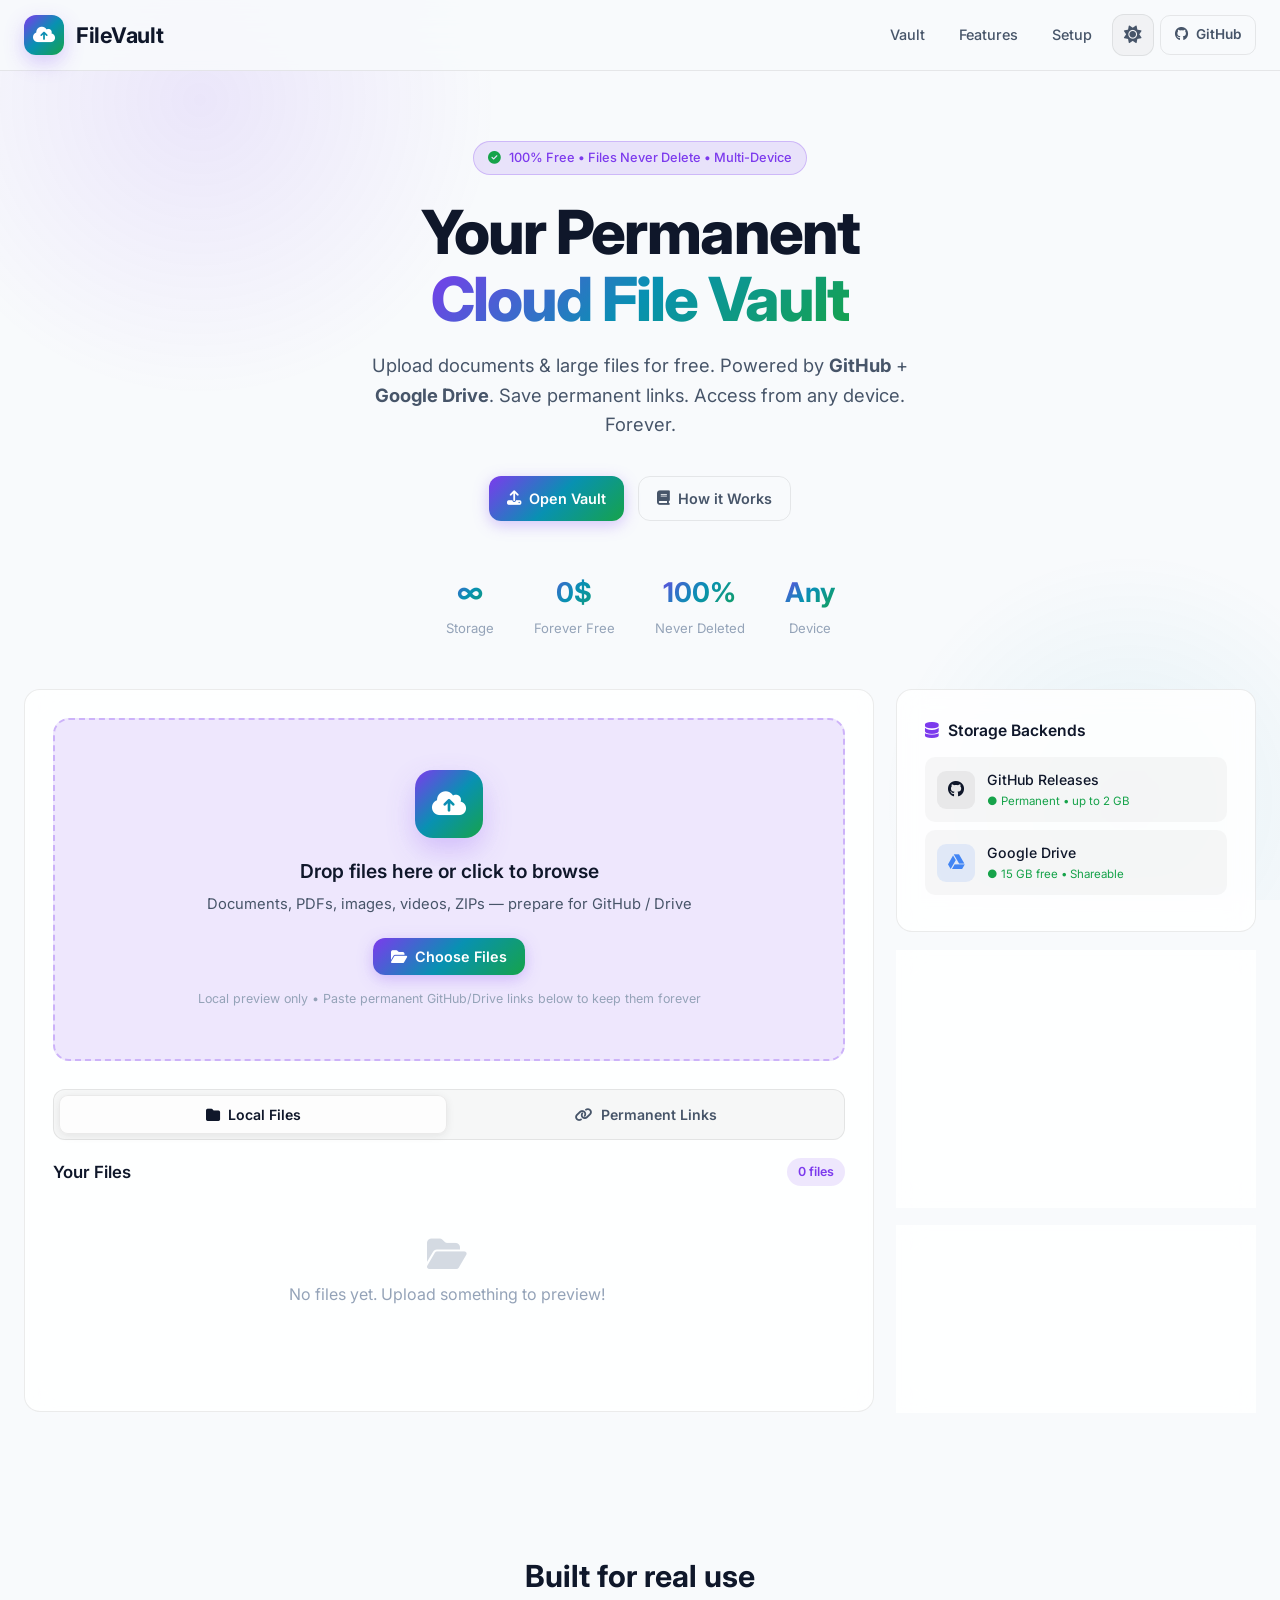
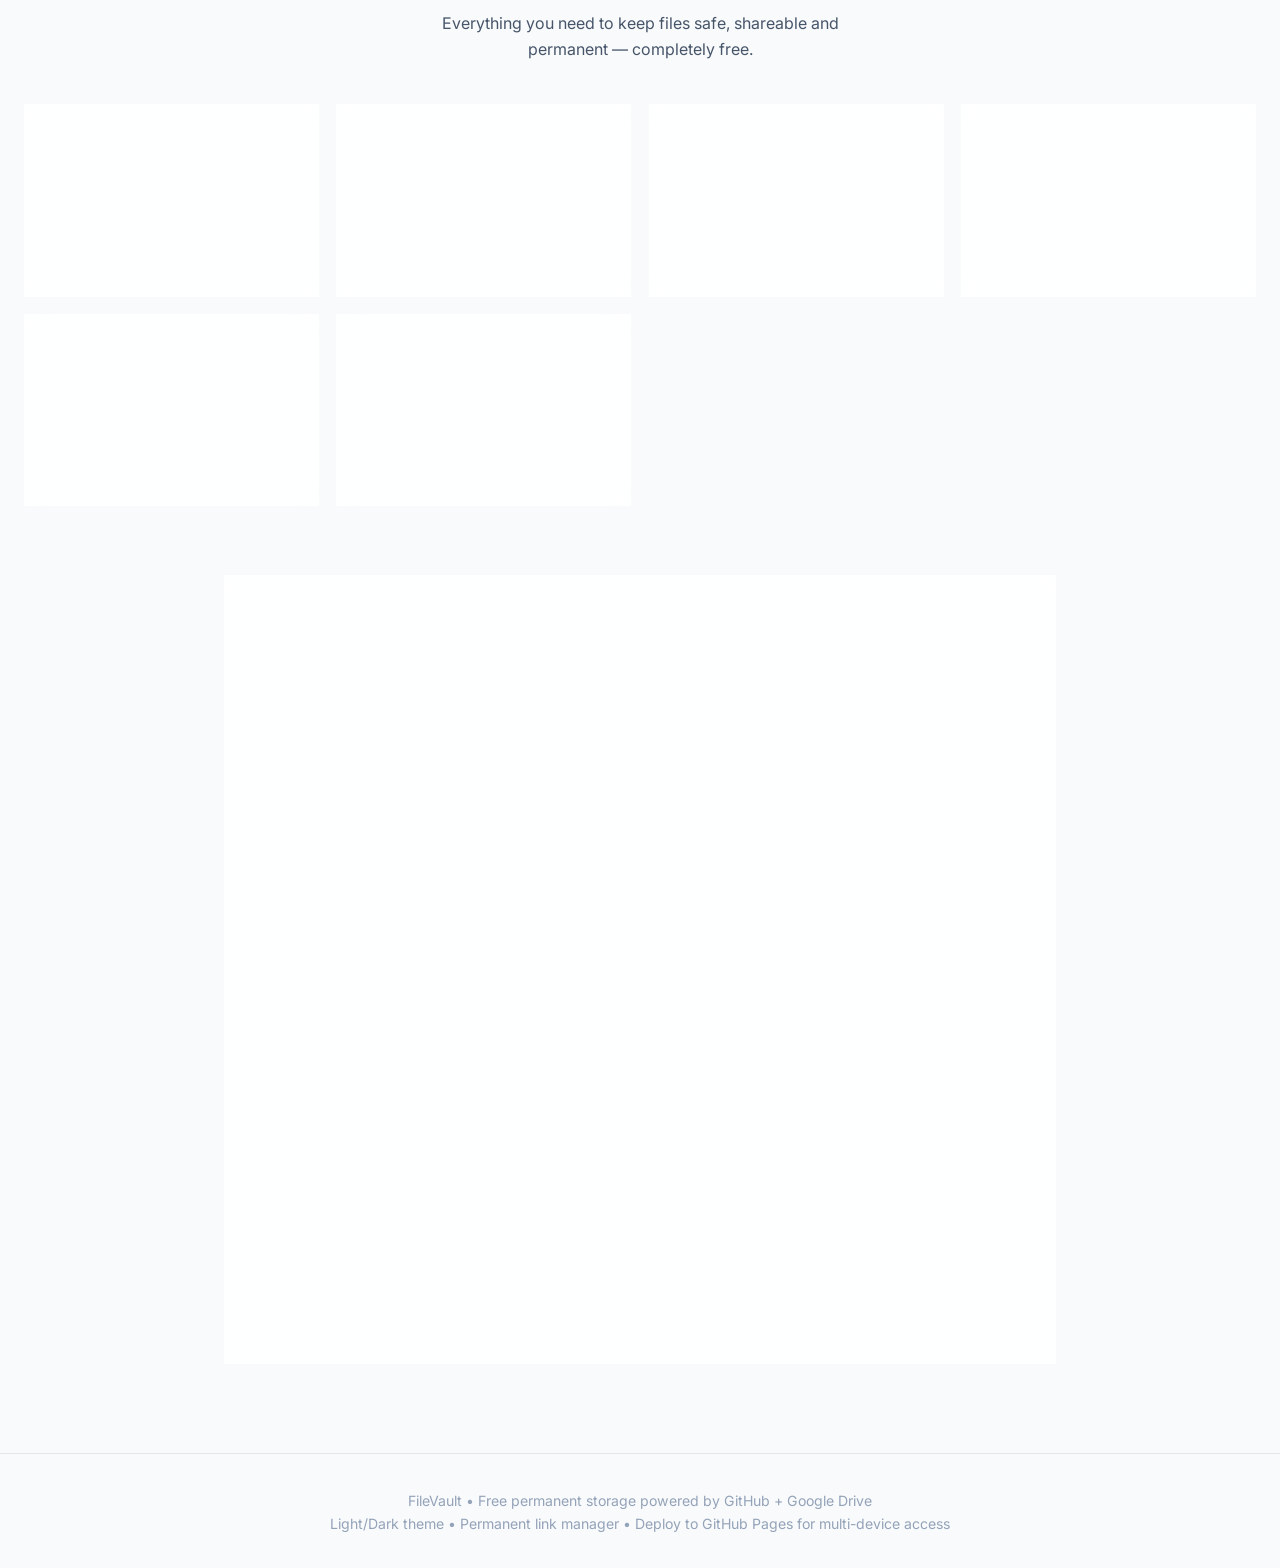
<file: index.html>
<!DOCTYPE html>
<html lang="en" data-theme="dark">
<head>
  <meta charset="UTF-8" />
  <meta name="viewport" content="width=device-width, initial-scale=1.0" />
  <title>FileVault • Permanent Free Cloud</title>
  <meta name="description" content="Upload documents & large files for free. Powered by GitHub + Google Drive. Files never delete. Access from any device." />
  <link rel="preconnect" href="https://fonts.googleapis.com" />
  <link rel="preconnect" href="https://fonts.gstatic.com" crossorigin />
  <link href="https://fonts.googleapis.com/css2?family=Inter:wght@300;400;500;600;700;800&family=JetBrains+Mono:wght@400;500&display=swap" rel="stylesheet" />
  <link rel="stylesheet" href="https://cdnjs.cloudflare.com/ajax/libs/font-awesome/6.5.1/css/all.min.css" />
  <style>
    /* ========== THEME VARIABLES ========== */
    :root, [data-theme="dark"] {
      --bg-primary: #0a0a0f;
      --bg-secondary: #12121a;
      --bg-card: rgba(22, 22, 32, 0.75);
      --bg-glass: rgba(255, 255, 255, 0.04);
      --bg-input: rgba(255, 255, 255, 0.06);
      --border: rgba(255, 255, 255, 0.08);
      --border-hover: rgba(255, 255, 255, 0.16);
      --text-primary: #f4f4f5;
      --text-secondary: #a1a1aa;
      --text-muted: #71717a;
      --accent: #8b5cf6;
      --accent-2: #06b6d4;
      --accent-3: #22c55e;
      --accent-soft: rgba(139, 92, 246, 0.15);
      --accent-gradient: linear-gradient(135deg, #8b5cf6 0%, #06b6d4 50%, #22c55e 100%);
      --danger: #ef4444;
      --warning: #f59e0b;
      --nav-bg: rgba(10, 10, 15, 0.85);
      --mesh-1: rgba(139, 92, 246, 0.15);
      --mesh-2: rgba(6, 182, 212, 0.12);
      --shadow: 0 25px 50px -12px rgba(0, 0, 0, 0.5);
      --code-bg: #0d0d12;
      --toast-bg: #1a1a24;
      --radius: 16px;
      --radius-sm: 10px;
      --transition: all 0.3s cubic-bezier(0.4, 0, 0.2, 1);
    }

    [data-theme="light"] {
      --bg-primary: #f8fafc;
      --bg-secondary: #f1f5f9;
      --bg-card: rgba(255, 255, 255, 0.85);
      --bg-glass: rgba(0, 0, 0, 0.03);
      --bg-input: rgba(0, 0, 0, 0.04);
      --border: rgba(0, 0, 0, 0.08);
      --border-hover: rgba(0, 0, 0, 0.15);
      --text-primary: #0f172a;
      --text-secondary: #475569;
      --text-muted: #94a3b8;
      --accent: #7c3aed;
      --accent-2: #0891b2;
      --accent-3: #16a34a;
      --accent-soft: rgba(124, 58, 237, 0.12);
      --accent-gradient: linear-gradient(135deg, #7c3aed 0%, #0891b2 50%, #16a34a 100%);
      --danger: #dc2626;
      --warning: #d97706;
      --nav-bg: rgba(248, 250, 252, 0.9);
      --mesh-1: rgba(124, 58, 237, 0.1);
      --mesh-2: rgba(8, 145, 178, 0.08);
      --shadow: 0 25px 50px -12px rgba(0, 0, 0, 0.12);
      --code-bg: #1e293b;
      --toast-bg: #1e293b;
    }

    * {
      margin: 0;
      padding: 0;
      box-sizing: border-box;
    }

    html {
      scroll-behavior: smooth;
    }

    body {
      font-family: 'Inter', -apple-system, BlinkMacSystemFont, sans-serif;
      background: var(--bg-primary);
      color: var(--text-primary);
      min-height: 100vh;
      overflow-x: hidden;
      line-height: 1.6;
      transition: background 0.35s ease, color 0.35s ease;
    }

    /* Animated background */
    .bg-mesh {
      position: fixed;
      inset: 0;
      z-index: -1;
      overflow: hidden;
      pointer-events: none;
    }

    .bg-mesh::before {
      content: '';
      position: absolute;
      width: 600px;
      height: 600px;
      background: radial-gradient(circle, var(--mesh-1) 0%, transparent 70%);
      top: -200px;
      left: -100px;
      animation: float 20s ease-in-out infinite;
    }

    .bg-mesh::after {
      content: '';
      position: absolute;
      width: 500px;
      height: 500px;
      background: radial-gradient(circle, var(--mesh-2) 0%, transparent 70%);
      bottom: -150px;
      right: -100px;
      animation: float 25s ease-in-out infinite reverse;
    }

    @keyframes float {
      0%, 100% { transform: translate(0, 0) scale(1); }
      33% { transform: translate(30px, -30px) scale(1.05); }
      66% { transform: translate(-20px, 20px) scale(0.95); }
    }

    /* Navigation */
    nav {
      position: sticky;
      top: 0;
      z-index: 100;
      backdrop-filter: blur(20px);
      -webkit-backdrop-filter: blur(20px);
      background: var(--nav-bg);
      border-bottom: 1px solid var(--border);
      padding: 0 24px;
      transition: background 0.35s ease, border-color 0.35s ease;
    }

    .nav-inner {
      max-width: 1280px;
      margin: 0 auto;
      height: 70px;
      display: flex;
      align-items: center;
      justify-content: space-between;
    }

    .logo {
      display: flex;
      align-items: center;
      gap: 12px;
      font-weight: 700;
      font-size: 1.35rem;
      letter-spacing: -0.02em;
      text-decoration: none;
      color: var(--text-primary);
    }

    .logo-icon {
      width: 40px;
      height: 40px;
      background: var(--accent-gradient);
      border-radius: 12px;
      display: flex;
      align-items: center;
      justify-content: center;
      font-size: 1.1rem;
      color: white;
      box-shadow: 0 8px 20px rgba(139, 92, 246, 0.3);
    }

    .nav-links {
      display: flex;
      gap: 6px;
      align-items: center;
    }

    .nav-link {
      padding: 8px 14px;
      border-radius: 8px;
      color: var(--text-secondary);
      text-decoration: none;
      font-size: 0.9rem;
      font-weight: 500;
      transition: var(--transition);
    }

    .nav-link:hover {
      color: var(--text-primary);
      background: var(--bg-glass);
    }

    .btn {
      display: inline-flex;
      align-items: center;
      gap: 8px;
      padding: 10px 18px;
      border-radius: 12px;
      font-weight: 600;
      font-size: 0.9rem;
      border: none;
      cursor: pointer;
      transition: var(--transition);
      text-decoration: none;
      font-family: inherit;
    }

    .btn-primary {
      background: var(--accent-gradient);
      color: white;
      box-shadow: 0 4px 15px rgba(139, 92, 246, 0.35);
    }

    .btn-primary:hover {
      transform: translateY(-2px);
      box-shadow: 0 8px 25px rgba(139, 92, 246, 0.45);
    }

    .btn-ghost {
      background: transparent;
      color: var(--text-secondary);
      border: 1px solid var(--border);
    }

    .btn-ghost:hover {
      border-color: var(--border-hover);
      color: var(--text-primary);
      background: var(--bg-glass);
    }

    .btn-sm {
      padding: 8px 14px;
      font-size: 0.85rem;
      border-radius: 10px;
    }

    /* Theme Toggle */
    .theme-toggle {
      width: 42px;
      height: 42px;
      border-radius: 12px;
      border: 1px solid var(--border);
      background: var(--bg-glass);
      color: var(--text-secondary);
      cursor: pointer;
      display: flex;
      align-items: center;
      justify-content: center;
      font-size: 1.1rem;
      transition: var(--transition);
      position: relative;
      overflow: hidden;
    }

    .theme-toggle:hover {
      border-color: var(--border-hover);
      color: var(--text-primary);
      background: var(--accent-soft);
    }

    .theme-toggle .icon-sun,
    .theme-toggle .icon-moon {
      position: absolute;
      transition: transform 0.4s cubic-bezier(0.4, 0, 0.2, 1), opacity 0.3s ease;
    }

    [data-theme="dark"] .theme-toggle .icon-sun {
      transform: rotate(90deg) scale(0);
      opacity: 0;
    }

    [data-theme="dark"] .theme-toggle .icon-moon {
      transform: rotate(0) scale(1);
      opacity: 1;
    }

    [data-theme="light"] .theme-toggle .icon-sun {
      transform: rotate(0) scale(1);
      opacity: 1;
    }

    [data-theme="light"] .theme-toggle .icon-moon {
      transform: rotate(-90deg) scale(0);
      opacity: 0;
    }

    /* Hero */
    .hero {
      max-width: 1280px;
      margin: 0 auto;
      padding: 70px 24px 50px;
      text-align: center;
    }

    .badge {
      display: inline-flex;
      align-items: center;
      gap: 8px;
      padding: 6px 14px;
      background: var(--accent-soft);
      border: 1px solid rgba(139, 92, 246, 0.3);
      border-radius: 100px;
      font-size: 0.8rem;
      font-weight: 500;
      color: var(--accent);
      margin-bottom: 24px;
      animation: fadeInUp 0.6s ease;
    }

    [data-theme="light"] .badge {
      border-color: rgba(124, 58, 237, 0.25);
    }

    .badge i { color: var(--accent-3); }

    h1 {
      font-size: clamp(2.4rem, 5.5vw, 3.8rem);
      font-weight: 800;
      letter-spacing: -0.03em;
      line-height: 1.1;
      margin-bottom: 18px;
      animation: fadeInUp 0.6s ease 0.1s both;
    }

    h1 .gradient {
      background: var(--accent-gradient);
      -webkit-background-clip: text;
      -webkit-text-fill-color: transparent;
      background-clip: text;
    }

    .hero-sub {
      font-size: 1.15rem;
      color: var(--text-secondary);
      max-width: 600px;
      margin: 0 auto 36px;
      animation: fadeInUp 0.6s ease 0.2s both;
    }

    .hero-cta {
      display: flex;
      gap: 14px;
      justify-content: center;
      flex-wrap: wrap;
      animation: fadeInUp 0.6s ease 0.3s both;
    }

    .stats {
      display: flex;
      justify-content: center;
      gap: 40px;
      margin-top: 50px;
      flex-wrap: wrap;
      animation: fadeInUp 0.6s ease 0.4s both;
    }

    .stat { text-align: center; }

    .stat-value {
      font-size: 1.7rem;
      font-weight: 700;
      background: var(--accent-gradient);
      -webkit-background-clip: text;
      -webkit-text-fill-color: transparent;
    }

    .stat-label {
      font-size: 0.82rem;
      color: var(--text-muted);
      margin-top: 4px;
    }

    @keyframes fadeInUp {
      from { opacity: 0; transform: translateY(18px); }
      to { opacity: 1; transform: translateY(0); }
    }

    /* Main App */
    .app-section {
      max-width: 1280px;
      margin: 0 auto;
      padding: 0 24px 70px;
    }

    .app-grid {
      display: grid;
      grid-template-columns: 1fr 360px;
      gap: 22px;
    }

    @media (max-width: 1024px) {
      .app-grid { grid-template-columns: 1fr; }
    }

    .upload-card, .side-card {
      background: var(--bg-card);
      border: 1px solid var(--border);
      border-radius: var(--radius);
      padding: 28px;
      backdrop-filter: blur(14px);
      -webkit-backdrop-filter: blur(14px);
      transition: background 0.35s ease, border-color 0.35s ease;
    }

    .upload-zone {
      border: 2px dashed rgba(139, 92, 246, 0.35);
      border-radius: var(--radius);
      padding: 50px 32px;
      text-align: center;
      background: var(--accent-soft);
      transition: var(--transition);
      cursor: pointer;
      position: relative;
      overflow: hidden;
    }

    [data-theme="light"] .upload-zone {
      border-color: rgba(124, 58, 237, 0.3);
    }

    .upload-zone:hover,
    .upload-zone.dragover {
      border-color: var(--accent);
      background: rgba(139, 92, 246, 0.1);
      transform: scale(1.008);
    }

    .upload-icon {
      width: 68px;
      height: 68px;
      margin: 0 auto 18px;
      background: var(--accent-gradient);
      border-radius: 18px;
      display: flex;
      align-items: center;
      justify-content: center;
      font-size: 1.7rem;
      color: white;
      box-shadow: 0 12px 28px rgba(139, 92, 246, 0.3);
    }

    .upload-title {
      font-size: 1.2rem;
      font-weight: 600;
      margin-bottom: 6px;
    }

    .upload-desc {
      color: var(--text-secondary);
      font-size: 0.92rem;
      margin-bottom: 22px;
    }

    .upload-hint {
      font-size: 0.78rem;
      color: var(--text-muted);
      margin-top: 14px;
    }

    #fileInput { display: none; }

    .progress-bar {
      height: 4px;
      background: rgba(128, 128, 128, 0.15);
      border-radius: 2px;
      margin-top: 14px;
      overflow: hidden;
      display: none;
    }

    .progress-bar.active { display: block; }

    .progress-fill {
      height: 100%;
      background: var(--accent-gradient);
      width: 0%;
      transition: width 0.25s ease;
      border-radius: 2px;
    }

    /* Tabs for local files vs permanent links */
    .tabs {
      display: flex;
      gap: 6px;
      margin: 28px 0 18px;
      background: var(--bg-glass);
      padding: 5px;
      border-radius: 12px;
      border: 1px solid var(--border);
    }

    .tab-btn {
      flex: 1;
      padding: 10px 14px;
      border: none;
      background: transparent;
      color: var(--text-secondary);
      font-weight: 600;
      font-size: 0.88rem;
      border-radius: 9px;
      cursor: pointer;
      transition: var(--transition);
      font-family: inherit;
      display: flex;
      align-items: center;
      justify-content: center;
      gap: 8px;
    }

    .tab-btn:hover {
      color: var(--text-primary);
    }

    .tab-btn.active {
      background: var(--bg-card);
      color: var(--text-primary);
      box-shadow: 0 2px 8px rgba(0, 0, 0, 0.08);
      border: 1px solid var(--border);
    }

    .tab-panel { display: none; }
    .tab-panel.active { display: block; }

    .files-header {
      display: flex;
      justify-content: space-between;
      align-items: center;
      margin-bottom: 14px;
    }

    .files-header h2 {
      font-size: 1.05rem;
      font-weight: 600;
    }

    .file-count {
      background: var(--accent-soft);
      color: var(--accent);
      padding: 4px 11px;
      border-radius: 100px;
      font-size: 0.78rem;
      font-weight: 600;
    }

    .file-list {
      display: flex;
      flex-direction: column;
      gap: 10px;
      max-height: 380px;
      overflow-y: auto;
      padding-right: 4px;
    }

    .file-list::-webkit-scrollbar { width: 5px; }
    .file-list::-webkit-scrollbar-track { background: transparent; }
    .file-list::-webkit-scrollbar-thumb {
      background: rgba(128, 128, 128, 0.25);
      border-radius: 3px;
    }

    .file-item {
      display: flex;
      align-items: center;
      gap: 14px;
      padding: 12px 14px;
      background: var(--bg-glass);
      border: 1px solid var(--border);
      border-radius: var(--radius-sm);
      transition: var(--transition);
      animation: slideIn 0.3s ease;
    }

    @keyframes slideIn {
      from { opacity: 0; transform: translateX(-8px); }
      to { opacity: 1; transform: translateX(0); }
    }

    .file-item:hover {
      border-color: var(--border-hover);
      background: rgba(128, 128, 128, 0.06);
    }

    .file-icon {
      width: 42px;
      height: 42px;
      border-radius: 10px;
      display: flex;
      align-items: center;
      justify-content: center;
      font-size: 1.15rem;
      flex-shrink: 0;
    }

    .file-icon.pdf { background: rgba(239, 68, 68, 0.12); color: #f87171; }
    .file-icon.doc { background: rgba(59, 130, 246, 0.12); color: #60a5fa; }
    .file-icon.img { background: rgba(34, 197, 94, 0.12); color: #4ade80; }
    .file-icon.video { background: rgba(168, 85, 247, 0.12); color: #c084fc; }
    .file-icon.zip { background: rgba(245, 158, 11, 0.12); color: #fbbf24; }
    .file-icon.link { background: rgba(6, 182, 212, 0.12); color: #22d3ee; }
    .file-icon.other { background: rgba(161, 161, 170, 0.12); color: #a1a1aa; }

    .file-info { flex: 1; min-width: 0; }

    .file-name {
      font-weight: 500;
      font-size: 0.92rem;
      white-space: nowrap;
      overflow: hidden;
      text-overflow: ellipsis;
    }

    .file-meta {
      font-size: 0.78rem;
      color: var(--text-muted);
      margin-top: 2px;
      white-space: nowrap;
      overflow: hidden;
      text-overflow: ellipsis;
    }

    .file-actions {
      display: flex;
      gap: 6px;
    }

    .action-btn {
      width: 34px;
      height: 34px;
      border-radius: 8px;
      border: 1px solid var(--border);
      background: transparent;
      color: var(--text-secondary);
      cursor: pointer;
      display: flex;
      align-items: center;
      justify-content: center;
      transition: var(--transition);
      font-size: 0.85rem;
    }

    .action-btn:hover {
      background: var(--bg-glass);
      color: var(--text-primary);
      border-color: var(--border-hover);
    }

    .action-btn.download:hover {
      color: var(--accent-3);
      border-color: rgba(34, 197, 94, 0.4);
    }

    .action-btn.open:hover {
      color: var(--accent-2);
      border-color: rgba(6, 182, 212, 0.4);
    }

    .action-btn.delete:hover {
      color: var(--danger);
      border-color: rgba(239, 68, 68, 0.4);
    }

    .empty-state {
      text-align: center;
      padding: 36px 16px;
      color: var(--text-muted);
    }

    .empty-state i {
      font-size: 2.2rem;
      margin-bottom: 10px;
      opacity: 0.4;
    }

    /* Permanent Links Form */
    .link-form {
      display: flex;
      flex-direction: column;
      gap: 12px;
      margin-bottom: 20px;
      padding: 18px;
      background: var(--bg-glass);
      border: 1px solid var(--border);
      border-radius: var(--radius-sm);
    }

    .form-row {
      display: flex;
      gap: 10px;
    }

    @media (max-width: 600px) {
      .form-row { flex-direction: column; }
    }

    .form-group {
      flex: 1;
      display: flex;
      flex-direction: column;
      gap: 5px;
    }

    .form-group label {
      font-size: 0.78rem;
      font-weight: 600;
      color: var(--text-muted);
      text-transform: uppercase;
      letter-spacing: 0.03em;
    }

    .form-group input,
    .form-group select {
      padding: 11px 14px;
      border-radius: 10px;
      border: 1px solid var(--border);
      background: var(--bg-input);
      color: var(--text-primary);
      font-size: 0.9rem;
      font-family: inherit;
      transition: var(--transition);
      outline: none;
    }

    .form-group input:focus,
    .form-group select:focus {
      border-color: var(--accent);
      box-shadow: 0 0 0 3px var(--accent-soft);
    }

    .form-group input::placeholder {
      color: var(--text-muted);
    }

    .form-actions {
      display: flex;
      gap: 10px;
      margin-top: 4px;
    }

    /* Sidebar */
    .sidebar {
      display: flex;
      flex-direction: column;
      gap: 18px;
    }

    .side-card h3 {
      font-size: 0.98rem;
      font-weight: 600;
      margin-bottom: 14px;
      display: flex;
      align-items: center;
      gap: 9px;
    }

    .side-card h3 i { color: var(--accent); }

    .storage-item {
      display: flex;
      align-items: center;
      gap: 12px;
      padding: 11px;
      border-radius: 10px;
      background: var(--bg-glass);
      margin-bottom: 8px;
      border: 1px solid transparent;
      transition: var(--transition);
    }

    .storage-item:hover { border-color: var(--border); }

    .storage-icon {
      width: 38px;
      height: 38px;
      border-radius: 9px;
      display: flex;
      align-items: center;
      justify-content: center;
      font-size: 1.05rem;
    }

    .storage-icon.github { background: rgba(128, 128, 128, 0.12); color: var(--text-primary); }
    .storage-icon.gdrive { background: rgba(66, 133, 244, 0.12); color: #4285f4; }

    .storage-name { font-weight: 500; font-size: 0.88rem; }
    .storage-status { font-size: 0.72rem; color: var(--accent-3); }

    .guide-step {
      display: flex;
      gap: 11px;
      margin-bottom: 14px;
    }

    .step-num {
      width: 26px;
      height: 26px;
      border-radius: 7px;
      background: var(--accent-gradient);
      display: flex;
      align-items: center;
      justify-content: center;
      font-size: 0.75rem;
      font-weight: 700;
      color: white;
      flex-shrink: 0;
    }

    .step-text {
      font-size: 0.88rem;
      color: var(--text-secondary);
    }

    .step-text strong { color: var(--text-primary); }

    /* Features */
    .features {
      max-width: 1280px;
      margin: 0 auto;
      padding: 70px 24px;
    }

    .section-title {
      text-align: center;
      margin-bottom: 42px;
    }

    .section-title h2 {
      font-size: 1.9rem;
      font-weight: 700;
      margin-bottom: 10px;
    }

    .section-title p {
      color: var(--text-secondary);
      max-width: 480px;
      margin: 0 auto;
    }

    .features-grid {
      display: grid;
      grid-template-columns: repeat(auto-fit, minmax(270px, 1fr));
      gap: 18px;
    }

    .feature-card {
      background: var(--bg-card);
      border: 1px solid var(--border);
      border-radius: var(--radius);
      padding: 26px;
      transition: var(--transition);
      backdrop-filter: blur(12px);
    }

    .feature-card:hover {
      border-color: var(--border-hover);
      transform: translateY(-3px);
      box-shadow: var(--shadow);
    }

    .feature-icon {
      width: 46px;
      height: 46px;
      border-radius: 12px;
      background: var(--accent-soft);
      color: var(--accent);
      display: flex;
      align-items: center;
      justify-content: center;
      font-size: 1.25rem;
      margin-bottom: 14px;
    }

    .feature-card h3 {
      font-size: 1.05rem;
      margin-bottom: 6px;
    }

    .feature-card p {
      color: var(--text-secondary);
      font-size: 0.88rem;
    }

    /* Setup */
    .setup {
      max-width: 880px;
      margin: 0 auto;
      padding: 0 24px 90px;
    }

    .setup-card {
      background: var(--bg-card);
      border: 1px solid var(--border);
      border-radius: var(--radius);
      padding: 36px;
      backdrop-filter: blur(12px);
    }

    .setup-card h2 {
      font-size: 1.4rem;
      margin-bottom: 6px;
    }

    .setup-card > p {
      color: var(--text-secondary);
      margin-bottom: 28px;
    }

    .code-block {
      background: var(--code-bg);
      border: 1px solid var(--border);
      border-radius: 12px;
      padding: 18px;
      font-family: 'JetBrains Mono', monospace;
      font-size: 0.82rem;
      overflow-x: auto;
      margin: 14px 0;
      position: relative;
      color: #a5b4fc;
    }

    .copy-btn {
      position: absolute;
      top: 10px;
      right: 10px;
      padding: 5px 11px;
      font-size: 0.72rem;
      background: rgba(255, 255, 255, 0.06);
      border: 1px solid rgba(255, 255, 255, 0.1);
      border-radius: 6px;
      color: #a1a1aa;
      cursor: pointer;
      transition: var(--transition);
    }

    .copy-btn:hover {
      background: rgba(255, 255, 255, 0.12);
      color: white;
    }

    /* Footer */
    footer {
      border-top: 1px solid var(--border);
      padding: 36px 24px;
      text-align: center;
      color: var(--text-muted);
      font-size: 0.88rem;
    }

    /* Toast */
    .toast {
      position: fixed;
      bottom: 28px;
      right: 28px;
      background: var(--toast-bg);
      border: 1px solid var(--border);
      border-radius: 12px;
      padding: 14px 20px;
      display: flex;
      align-items: center;
      gap: 11px;
      box-shadow: var(--shadow);
      transform: translateY(100px);
      opacity: 0;
      transition: all 0.4s cubic-bezier(0.4, 0, 0.2, 1);
      z-index: 1000;
      color: #f4f4f5;
      max-width: 340px;
    }

    .toast.show {
      transform: translateY(0);
      opacity: 1;
    }

    .toast.success i { color: #22c55e; }
    .toast.error i { color: #ef4444; }

    /* Responsive */
    @media (max-width: 640px) {
      .hero { padding: 40px 16px 30px; }
      .stats { gap: 22px; }
      .nav-links .nav-link { display: none; }
      .upload-zone { padding: 36px 18px; }
      .setup-card { padding: 22px; }
      .form-actions { flex-direction: column; }
    }
  </style>
</head>
<body>
  <div class="bg-mesh"></div>

  <!-- Navigation -->
  <nav>
    <div class="nav-inner">
      <a href="#" class="logo">
        <div class="logo-icon"><i class="fas fa-cloud-upload-alt"></i></div>
        FileVault
      </a>
      <div class="nav-links">
        <a href="#app" class="nav-link">Vault</a>
        <a href="#features" class="nav-link">Features</a>
        <a href="#setup" class="nav-link">Setup</a>
        <button class="theme-toggle" id="themeToggle" title="Toggle light/dark mode" aria-label="Toggle theme">
          <i class="fas fa-sun icon-sun"></i>
          <i class="fas fa-moon icon-moon"></i>
        </button>
        <a href="https://github.com" target="_blank" rel="noopener" class="btn btn-ghost btn-sm">
          <i class="fab fa-github"></i> GitHub
        </a>
      </div>
    </div>
  </nav>

  <!-- Hero -->
  <section class="hero">
    <div class="badge">
      <i class="fas fa-check-circle"></i>
      100% Free • Files Never Delete • Multi-Device
    </div>
    <h1>
      Your Permanent<br />
      <span class="gradient">Cloud File Vault</span>
    </h1>
    <p class="hero-sub">
      Upload documents & large files for free.
      Powered by <strong>GitHub</strong> + <strong>Google Drive</strong>.
      Save permanent links. Access from any device. Forever.
    </p>
    <div class="hero-cta">
      <a href="#app" class="btn btn-primary">
        <i class="fas fa-upload"></i> Open Vault
      </a>
      <a href="#setup" class="btn btn-ghost">
        <i class="fas fa-book"></i> How it Works
      </a>
    </div>
    <div class="stats">
      <div class="stat">
        <div class="stat-value">∞</div>
        <div class="stat-label">Storage</div>
      </div>
      <div class="stat">
        <div class="stat-value">0$</div>
        <div class="stat-label">Forever Free</div>
      </div>
      <div class="stat">
        <div class="stat-value">100%</div>
        <div class="stat-label">Never Deleted</div>
      </div>
      <div class="stat">
        <div class="stat-value">Any</div>
        <div class="stat-label">Device</div>
      </div>
    </div>
  </section>

  <!-- Main App -->
  <section class="app-section" id="app">
    <div class="app-grid">
      <!-- Main Card -->
      <div class="upload-card">
        <!-- Upload Zone -->
        <div class="upload-zone" id="uploadZone">
          <div class="upload-icon">
            <i class="fas fa-cloud-upload-alt"></i>
          </div>
          <div class="upload-title">Drop files here or click to browse</div>
          <div class="upload-desc">
            Documents, PDFs, images, videos, ZIPs — prepare for GitHub / Drive
          </div>
          <button class="btn btn-primary" onclick="document.getElementById('fileInput').click()">
            <i class="fas fa-folder-open"></i> Choose Files
          </button>
          <div class="upload-hint">
            Local preview only • Paste permanent GitHub/Drive links below to keep them forever
          </div>
          <div class="progress-bar" id="progressBar">
            <div class="progress-fill" id="progressFill"></div>
          </div>
          <input type="file" id="fileInput" multiple />
        </div>

        <!-- Tabs -->
        <div class="tabs">
          <button class="tab-btn active" data-tab="local" onclick="switchTab('local')">
            <i class="fas fa-folder"></i> Local Files
          </button>
          <button class="tab-btn" data-tab="links" onclick="switchTab('links')">
            <i class="fas fa-link"></i> Permanent Links
          </button>
        </div>

        <!-- Local Files Panel -->
        <div class="tab-panel active" id="panel-local">
          <div class="files-header">
            <h2>Your Files</h2>
            <span class="file-count" id="fileCount">0 files</span>
          </div>
          <div class="file-list" id="fileList">
            <div class="empty-state" id="emptyState">
              <i class="fas fa-folder-open"></i>
              <p>No files yet. Upload something to preview!</p>
            </div>
          </div>
        </div>

        <!-- Permanent Links Panel -->
        <div class="tab-panel" id="panel-links">
          <div class="link-form">
            <div class="form-row">
              <div class="form-group" style="flex: 2;">
                <label>File Name</label>
                <input type="text" id="linkName" placeholder="e.g. Project Report.pdf" />
              </div>
              <div class="form-group">
                <label>Source</label>
                <select id="linkSource">
                  <option value="github">GitHub</option>
                  <option value="gdrive">Google Drive</option>
                  <option value="other">Other</option>
                </select>
              </div>
            </div>
            <div class="form-group">
              <label>Permanent Download URL</label>
              <input type="url" id="linkUrl" placeholder="https://github.com/.../releases/download/... or Drive link" />
            </div>
            <div class="form-group">
              <label>Notes (optional)</label>
              <input type="text" id="linkNotes" placeholder="Version, date, or short description" />
            </div>
            <div class="form-actions">
              <button class="btn btn-primary" onclick="addPermanentLink()">
                <i class="fas fa-plus"></i> Add Permanent Link
              </button>
              <button class="btn btn-ghost btn-sm" onclick="clearLinkForm()">
                Clear
              </button>
            </div>
          </div>

          <div class="files-header">
            <h2>Saved Permanent Links</h2>
            <span class="file-count" id="linkCount">0 links</span>
          </div>
          <div class="file-list" id="linkList">
            <div class="empty-state" id="linkEmpty">
              <i class="fas fa-link"></i>
              <p>No permanent links yet.<br />Paste a GitHub Release or Google Drive link above.</p>
            </div>
          </div>
        </div>
      </div>

      <!-- Sidebar -->
      <div class="sidebar">
        <div class="side-card">
          <h3><i class="fas fa-database"></i> Storage Backends</h3>
          <div class="storage-item">
            <div class="storage-icon github"><i class="fab fa-github"></i></div>
            <div>
              <div class="storage-name">GitHub Releases</div>
              <div class="storage-status">● Permanent • up to 2 GB</div>
            </div>
          </div>
          <div class="storage-item">
            <div class="storage-icon gdrive"><i class="fab fa-google-drive"></i></div>
            <div>
              <div class="storage-name">Google Drive</div>
              <div class="storage-status">● 15 GB free • Shareable</div>
            </div>
          </div>
        </div>

        <div class="side-card">
          <h3><i class="fas fa-bolt"></i> Quick Flow</h3>
          <div class="guide-step">
            <div class="step-num">1</div>
            <div class="step-text"><strong>Upload</strong> to GitHub Release or Drive</div>
          </div>
          <div class="guide-step">
            <div class="step-num">2</div>
            <div class="step-text"><strong>Copy</strong> the permanent download URL</div>
          </div>
          <div class="guide-step">
            <div class="step-num">3</div>
            <div class="step-text"><strong>Paste</strong> it in “Permanent Links” tab</div>
          </div>
          <div class="guide-step">
            <div class="step-num">4</div>
            <div class="step-text"><strong>Access</strong> from any device forever</div>
          </div>
        </div>

        <div class="side-card">
          <h3><i class="fas fa-shield-alt"></i> Why Permanent?</h3>
          <p style="font-size: 0.88rem; color: var(--text-secondary);">
            GitHub Releases never auto-delete. Google Drive shared links stay active as long as your account exists. Your link list is saved in this browser (and you can re-add on any device).
          </p>
        </div>
      </div>
    </div>
  </section>

  <!-- Features -->
  <section class="features" id="features">
    <div class="section-title">
      <h2>Built for real use</h2>
      <p>Everything you need to keep files safe, shareable and permanent — completely free.</p>
    </div>
    <div class="features-grid">
      <div class="feature-card">
        <div class="feature-icon"><i class="fas fa-infinity"></i></div>
        <h3>Never Deletes</h3>
        <p>Files on GitHub Releases or Drive stay forever. No 30-day expiry.</p>
      </div>
      <div class="feature-card">
        <div class="feature-icon"><i class="fas fa-mobile-alt"></i></div>
        <h3>Any Device</h3>
        <p>Open this site from phone or laptop. Same permanent links everywhere.</p>
      </div>
      <div class="feature-card">
        <div class="feature-icon"><i class="fas fa-link"></i></div>
        <h3>Link Manager</h3>
        <p>Save GitHub & Drive URLs in one place. Open or copy anytime.</p>
      </div>
      <div class="feature-card">
        <div class="feature-icon"><i class="fas fa-moon"></i></div>
        <h3>Light & Dark</h3>
        <p>Beautiful theme toggle. Your preference is remembered.</p>
      </div>
      <div class="feature-card">
        <div class="feature-icon"><i class="fas fa-file-alt"></i></div>
        <h3>Docs & Large Files</h3>
        <p>PDFs, Word, videos, ZIPs — GitHub supports up to 2 GB per file.</p>
      </div>
      <div class="feature-card">
        <div class="feature-icon"><i class="fas fa-rocket"></i></div>
        <h3>Zero Cost</h3>
        <p>GitHub free • Drive 15 GB free • This site free. No premium.</p>
      </div>
    </div>
  </section>

  <!-- Setup Guide -->
  <section class="setup" id="setup">
    <div class="setup-card">
      <h2>How to make this permanent (5 minutes)</h2>
      <p>Follow once. After that your files and this vault live forever for free.</p>

      <h3 style="margin: 24px 0 12px; font-size: 1.05rem;">
        <i class="fab fa-github" style="margin-right: 8px;"></i>
        Method 1 — GitHub Releases (Best)
      </h3>
      <div class="guide-step">
        <div class="step-num">1</div>
        <div class="step-text">Create free GitHub account → New repository</div>
      </div>
      <div class="guide-step">
        <div class="step-num">2</div>
        <div class="step-text">Go to <strong>Releases</strong> → Create release → Upload files (up to 2 GB each)</div>
      </div>
      <div class="guide-step">
        <div class="step-num">3</div>
        <div class="step-text">Copy the download URL → paste it in the <strong>Permanent Links</strong> tab</div>
      </div>
      <div class="guide-step">
        <div class="step-num">4</div>
        <div class="step-text">Host this website on <strong>GitHub Pages</strong> so you can open it from any device</div>
      </div>

      <div class="code-block">
        <button class="copy-btn" onclick="copyCode(this)">Copy</button>
        <code># Push this website to your repo:
git init
git add .
git commit -m "FileVault website"
git branch -M main
git remote add origin https://github.com/YOUR_USERNAME/filevault.git
git push -u origin main

# Then: Settings → Pages → Deploy from main branch</code>
      </div>

      <h3 style="margin: 28px 0 12px; font-size: 1.05rem;">
        <i class="fab fa-google-drive" style="color: #4285f4; margin-right: 8px;"></i>
        Method 2 — Google Drive
      </h3>
      <div class="guide-step">
        <div class="step-num">1</div>
        <div class="step-text">Upload files to Google Drive</div>
      </div>
      <div class="guide-step">
        <div class="step-num">2</div>
        <div class="step-text">Right-click → Share → Anyone with the link → Copy link</div>
      </div>
      <div class="guide-step">
        <div class="step-num">3</div>
        <div class="step-text">Paste the link into Permanent Links tab (choose “Google Drive”)</div>
      </div>

      <h3 style="margin: 28px 0 12px; font-size: 1.05rem;">
        <i class="fas fa-magic" style="color: var(--accent); margin-right: 8px;"></i>
        Pro Tip
      </h3>
      <p style="color: var(--text-secondary); font-size: 0.92rem;">
        Use GitHub Releases for important permanent archives + Google Drive for quick sharing.
        All permanent links you save here are stored in your browser’s localStorage so they stay even after refresh.
      </p>
    </div>
  </section>

  <footer>
    <p>
      FileVault • Free permanent storage powered by GitHub + Google Drive<br />
      Light/Dark theme • Permanent link manager • Deploy to GitHub Pages for multi-device access
    </p>
  </footer>

  <!-- Toast -->
  <div class="toast" id="toast">
    <i class="fas fa-check-circle"></i>
    <span id="toastMsg">Success</span>
  </div>

  <script>
    /* ========== THEME ========== */
    const html = document.documentElement;
    const themeToggle = document.getElementById('themeToggle');

    function getPreferredTheme() {
      const saved = localStorage.getItem('filevault_theme');
      if (saved) return saved;
      return window.matchMedia('(prefers-color-scheme: light)').matches ? 'light' : 'dark';
    }

    function setTheme(theme) {
      html.setAttribute('data-theme', theme);
      localStorage.setItem('filevault_theme', theme);
    }

    setTheme(getPreferredTheme());

    themeToggle.addEventListener('click', () => {
      const next = html.getAttribute('data-theme') === 'dark' ? 'light' : 'dark';
      setTheme(next);
    });

    /* ========== TABS ========== */
    function switchTab(tab) {
      document.querySelectorAll('.tab-btn').forEach(b => b.classList.toggle('active', b.dataset.tab === tab));
      document.querySelectorAll('.tab-panel').forEach(p => p.classList.toggle('active', p.id === 'panel-' + tab));
    }

    /* ========== LOCAL FILES ========== */
    const STORAGE_KEY = 'filevault_files';
    const LINKS_KEY = 'filevault_links';

    let files = JSON.parse(localStorage.getItem(STORAGE_KEY) || '[]');
    let permanentLinks = JSON.parse(localStorage.getItem(LINKS_KEY) || '[]');

    const uploadZone = document.getElementById('uploadZone');
    const fileInput = document.getElementById('fileInput');
    const fileList = document.getElementById('fileList');
    const emptyState = document.getElementById('emptyState');
    const fileCount = document.getElementById('fileCount');
    const progressBar = document.getElementById('progressBar');
    const progressFill = document.getElementById('progressFill');

    ['dragenter', 'dragover', 'dragleave', 'drop'].forEach(ev => {
      uploadZone.addEventListener(ev, e => { e.preventDefault(); e.stopPropagation(); });
    });
    ['dragenter', 'dragover'].forEach(ev => uploadZone.addEventListener(ev, () => uploadZone.classList.add('dragover')));
    ['dragleave', 'drop'].forEach(ev => uploadZone.addEventListener(ev, () => uploadZone.classList.remove('dragover')));

    uploadZone.addEventListener('drop', e => handleFiles(e.dataTransfer.files));
    uploadZone.addEventListener('click', e => {
      if (!e.target.closest('button')) fileInput.click();
    });
    fileInput.addEventListener('change', () => {
      handleFiles(fileInput.files);
      fileInput.value = '';
    });

    function handleFiles(list) {
      const arr = Array.from(list);
      if (!arr.length) return;

      progressBar.classList.add('active');
      let p = 0;
      const iv = setInterval(() => {
        p += 14;
        progressFill.style.width = Math.min(p, 100) + '%';
        if (p >= 100) {
          clearInterval(iv);
          setTimeout(() => {
            progressBar.classList.remove('active');
            progressFill.style.width = '0%';
          }, 350);
        }
      }, 70);

      arr.forEach(file => {
        files.unshift({
          id: Date.now() + Math.random().toString(36).slice(2),
          name: file.name,
          size: formatSize(file.size),
          type: getFileType(file.name),
          date: new Date().toLocaleDateString('en-US', { month: 'short', day: 'numeric', year: 'numeric' }),
          url: URL.createObjectURL(file)
        });
      });

      saveFiles();
      renderFiles();
      showToast(arr.length + ' file(s) added', 'success');
    }

    function getFileType(name) {
      const ext = (name.split('.').pop() || '').toLowerCase();
      if (['pdf'].includes(ext)) return 'pdf';
      if (['doc', 'docx', 'txt', 'md', 'rtf', 'odt'].includes(ext)) return 'doc';
      if (['jpg', 'jpeg', 'png', 'gif', 'webp', 'svg', 'bmp'].includes(ext)) return 'img';
      if (['mp4', 'mov', 'avi', 'mkv', 'webm'].includes(ext)) return 'video';
      if (['zip', 'rar', '7z', 'tar', 'gz'].includes(ext)) return 'zip';
      return 'other';
    }

    function formatSize(bytes) {
      if (bytes < 1024) return bytes + ' B';
      if (bytes < 1048576) return (bytes / 1024).toFixed(1) + ' KB';
      if (bytes < 1073741824) return (bytes / 1048576).toFixed(1) + ' MB';
      return (bytes / 1073741824).toFixed(2) + ' GB';
    }

    function getIcon(type) {
      return {
        pdf: 'fa-file-pdf',
        doc: 'fa-file-word',
        img: 'fa-file-image',
        video: 'fa-file-video',
        zip: 'fa-file-archive',
        link: 'fa-link',
        other: 'fa-file'
      }[type] || 'fa-file';
    }

    function renderFiles() {
      fileCount.textContent = files.length + (files.length === 1 ? ' file' : ' files');
      if (files.length === 0) {
        fileList.innerHTML = '';
        emptyState.style.display = 'block';
        fileList.appendChild(emptyState);
        return;
      }
      emptyState.style.display = 'none';
      fileList.innerHTML = files.map(f => `
        <div class="file-item">
          <div class="file-icon ${f.type}"><i class="fas ${getIcon(f.type)}"></i></div>
          <div class="file-info">
            <div class="file-name" title="${escapeHtml(f.name)}">${escapeHtml(f.name)}</div>
            <div class="file-meta">${f.size} • ${f.date}</div>
          </div>
          <div class="file-actions">
            <button class="action-btn download" title="Download" onclick="downloadFile('${f.id}')"><i class="fas fa-download"></i></button>
            <button class="action-btn" title="Copy name" onclick="copyText('${escapeHtml(f.name)}')"><i class="fas fa-copy"></i></button>
            <button class="action-btn delete" title="Remove" onclick="removeFile('${f.id}')"><i class="fas fa-trash"></i></button>
          </div>
        </div>
      `).join('');
    }

    function downloadFile(id) {
      const f = files.find(x => x.id === id);
      if (!f) return;
      const a = document.createElement('a');
      a.href = f.url;
      a.download = f.name;
      a.click();
      showToast('Download started', 'success');
    }

    function removeFile(id) {
      files = files.filter(f => f.id !== id);
      saveFiles();
      renderFiles();
      showToast('File removed', 'success');
    }

    function saveFiles() {
      const meta = files.map(({ id, name, size, type, date }) => ({ id, name, size, type, date }));
      localStorage.setItem(STORAGE_KEY, JSON.stringify(meta));
    }

    /* ========== PERMANENT LINKS ========== */
    function addPermanentLink() {
      const name = document.getElementById('linkName').value.trim();
      const url = document.getElementById('linkUrl').value.trim();
      const source = document.getElementById('linkSource').value;
      const notes = document.getElementById('linkNotes').value.trim();

      if (!name) {
        showToast('Please enter a file name', 'error');
        return;
      }
      if (!url || !isValidUrl(url)) {
        showToast('Please enter a valid URL', 'error');
        return;
      }

      permanentLinks.unshift({
        id: Date.now() + Math.random().toString(36).slice(2),
        name,
        url,
        source,
        notes,
        date: new Date().toLocaleDateString('en-US', { month: 'short', day: 'numeric', year: 'numeric' })
      });

      saveLinks();
      renderLinks();
      clearLinkForm();
      showToast('Permanent link saved!', 'success');
    }

    function isValidUrl(str) {
      try {
        const u = new URL(str);
        return u.protocol === 'http:' || u.protocol === 'https:';
      } catch {
        return false;
      }
    }

    function clearLinkForm() {
      document.getElementById('linkName').value = '';
      document.getElementById('linkUrl').value = '';
      document.getElementById('linkNotes').value = '';
      document.getElementById('linkSource').value = 'github';
    }

    function renderLinks() {
      const linkCount = document.getElementById('linkCount');
      const linkList = document.getElementById('linkList');
      const linkEmpty = document.getElementById('linkEmpty');

      linkCount.textContent = permanentLinks.length + (permanentLinks.length === 1 ? ' link' : ' links');

      if (permanentLinks.length === 0) {
        linkList.innerHTML = '';
        linkEmpty.style.display = 'block';
        linkList.appendChild(linkEmpty);
        return;
      }

      linkEmpty.style.display = 'none';
      linkList.innerHTML = permanentLinks.map(l => {
        const sourceLabel = l.source === 'github' ? 'GitHub' : l.source === 'gdrive' ? 'Google Drive' : 'Other';
        const sourceIcon = l.source === 'github' ? 'fab fa-github' : l.source === 'gdrive' ? 'fab fa-google-drive' : 'fas fa-globe';
        return `
          <div class="file-item">
            <div class="file-icon link"><i class="${sourceIcon}"></i></div>
            <div class="file-info">
              <div class="file-name" title="${escapeHtml(l.name)}">${escapeHtml(l.name)}</div>
              <div class="file-meta">${sourceLabel} • ${l.date}${l.notes ? ' • ' + escapeHtml(l.notes) : ''}</div>
            </div>
            <div class="file-actions">
              <button class="action-btn open" title="Open link" onclick="openLink('${escapeHtml(l.url)}')"><i class="fas fa-external-link-alt"></i></button>
              <button class="action-btn" title="Copy URL" onclick="copyText('${escapeHtml(l.url)}')"><i class="fas fa-copy"></i></button>
              <button class="action-btn delete" title="Remove" onclick="removeLink('${l.id}')"><i class="fas fa-trash"></i></button>
            </div>
          </div>
        `;
      }).join('');
    }

    function openLink(url) {
      window.open(url, '_blank', 'noopener');
    }

    function removeLink(id) {
      permanentLinks = permanentLinks.filter(l => l.id !== id);
      saveLinks();
      renderLinks();
      showToast('Link removed', 'success');
    }

    function saveLinks() {
      localStorage.setItem(LINKS_KEY, JSON.stringify(permanentLinks));
    }

    /* ========== UTILS ========== */
    function escapeHtml(str) {
      return String(str)
        .replace(/&/g, '&amp;')
        .replace(/</g, '&lt;')
        .replace(/>/g, '&gt;')
        .replace(/"/g, '&quot;')
        .replace(/'/g, '&#39;');
    }

    function copyText(text) {
      navigator.clipboard.writeText(text).then(() => showToast('Copied!', 'success'));
    }

    function showToast(msg, type = 'success') {
      const toast = document.getElementById('toast');
      const toastMsg = document.getElementById('toastMsg');
      toastMsg.textContent = msg;
      toast.className = 'toast ' + type + ' show';
      const icon = toast.querySelector('i');
      icon.className = type === 'success' ? 'fas fa-check-circle' : 'fas fa-exclamation-circle';
      setTimeout(() => toast.classList.remove('show'), 2800);
    }

    function copyCode(btn) {
      const code = btn.parentElement.querySelector('code').textContent;
      navigator.clipboard.writeText(code).then(() => {
        btn.textContent = 'Copied!';
        setTimeout(() => btn.textContent = 'Copy', 1800);
      });
    }

    /* Init */
    renderFiles();
    renderLinks();

    document.querySelectorAll('a[href^="#"]').forEach(a => {
      a.addEventListener('click', e => {
        e.preventDefault();
        const t = document.querySelector(a.getAttribute('href'));
        if (t) t.scrollIntoView({ behavior: 'smooth' });
      });
    });
  </script>
</body>
</html>
</file>
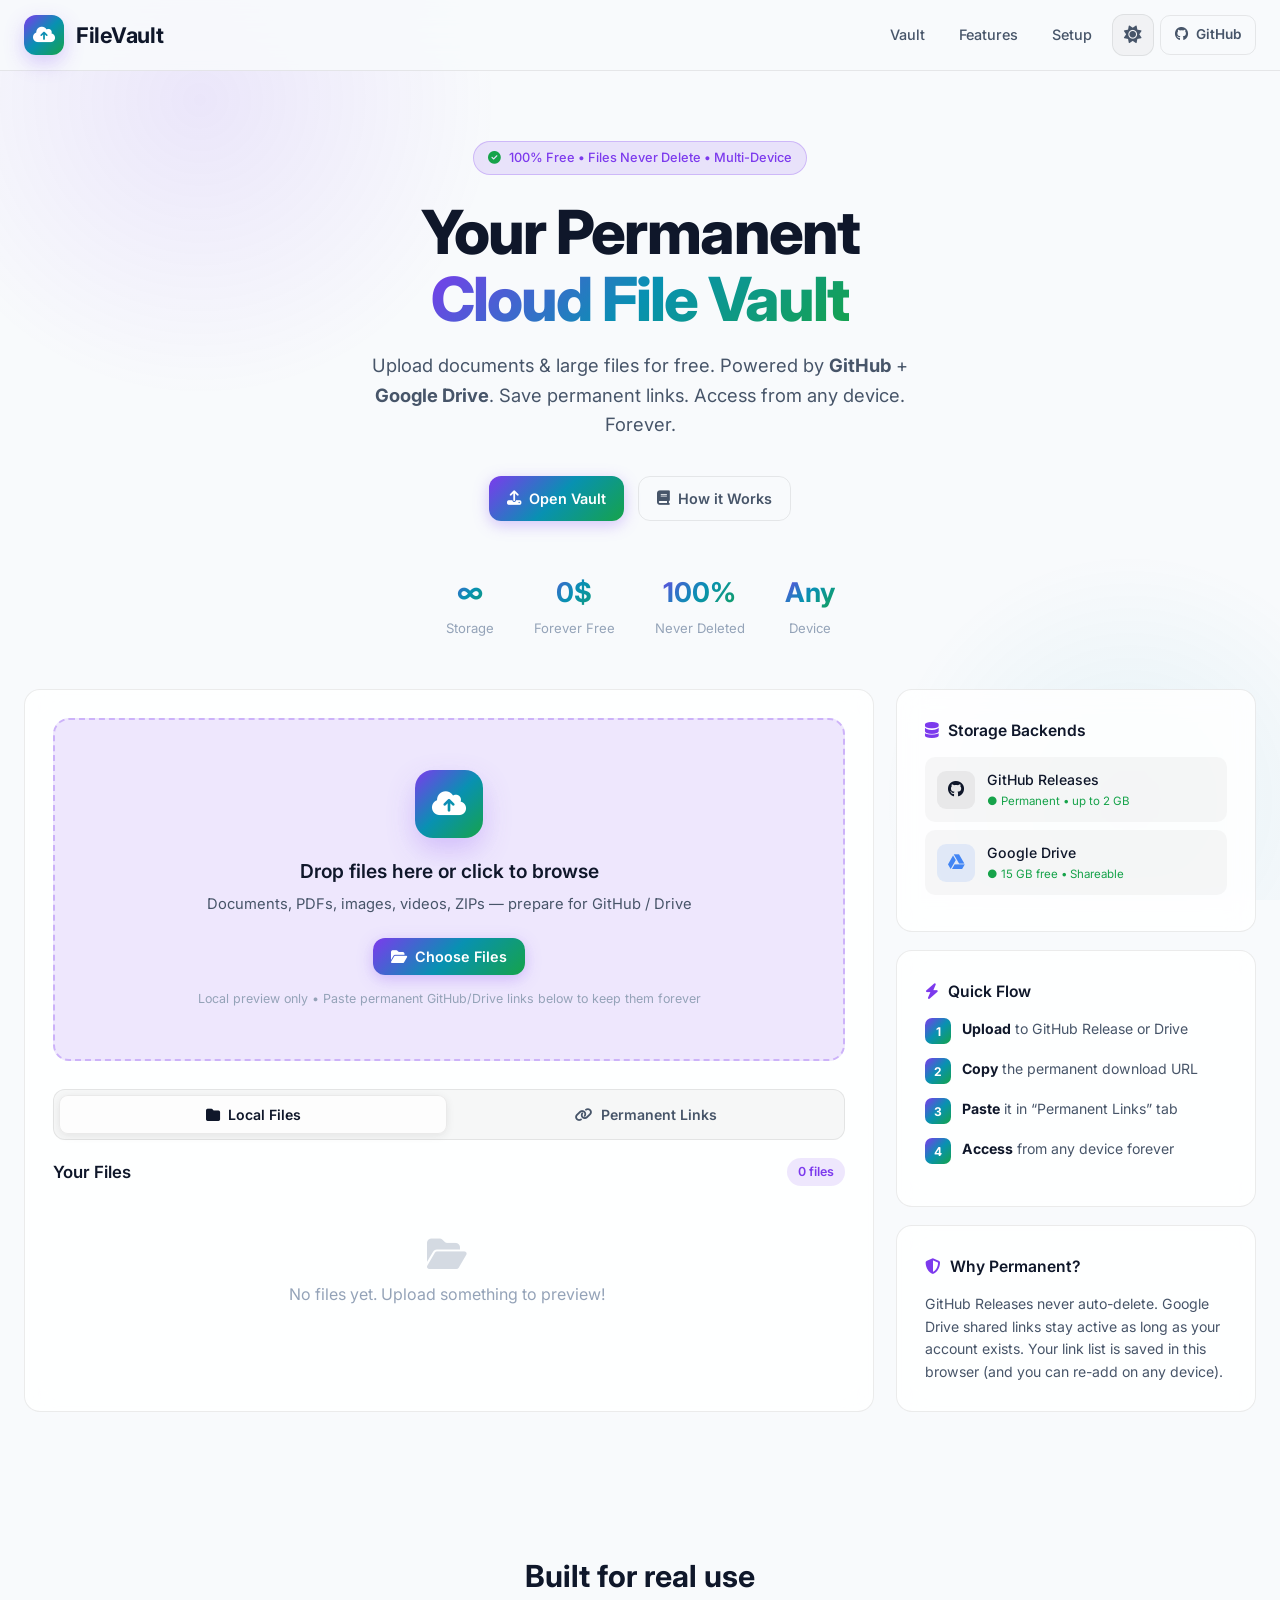
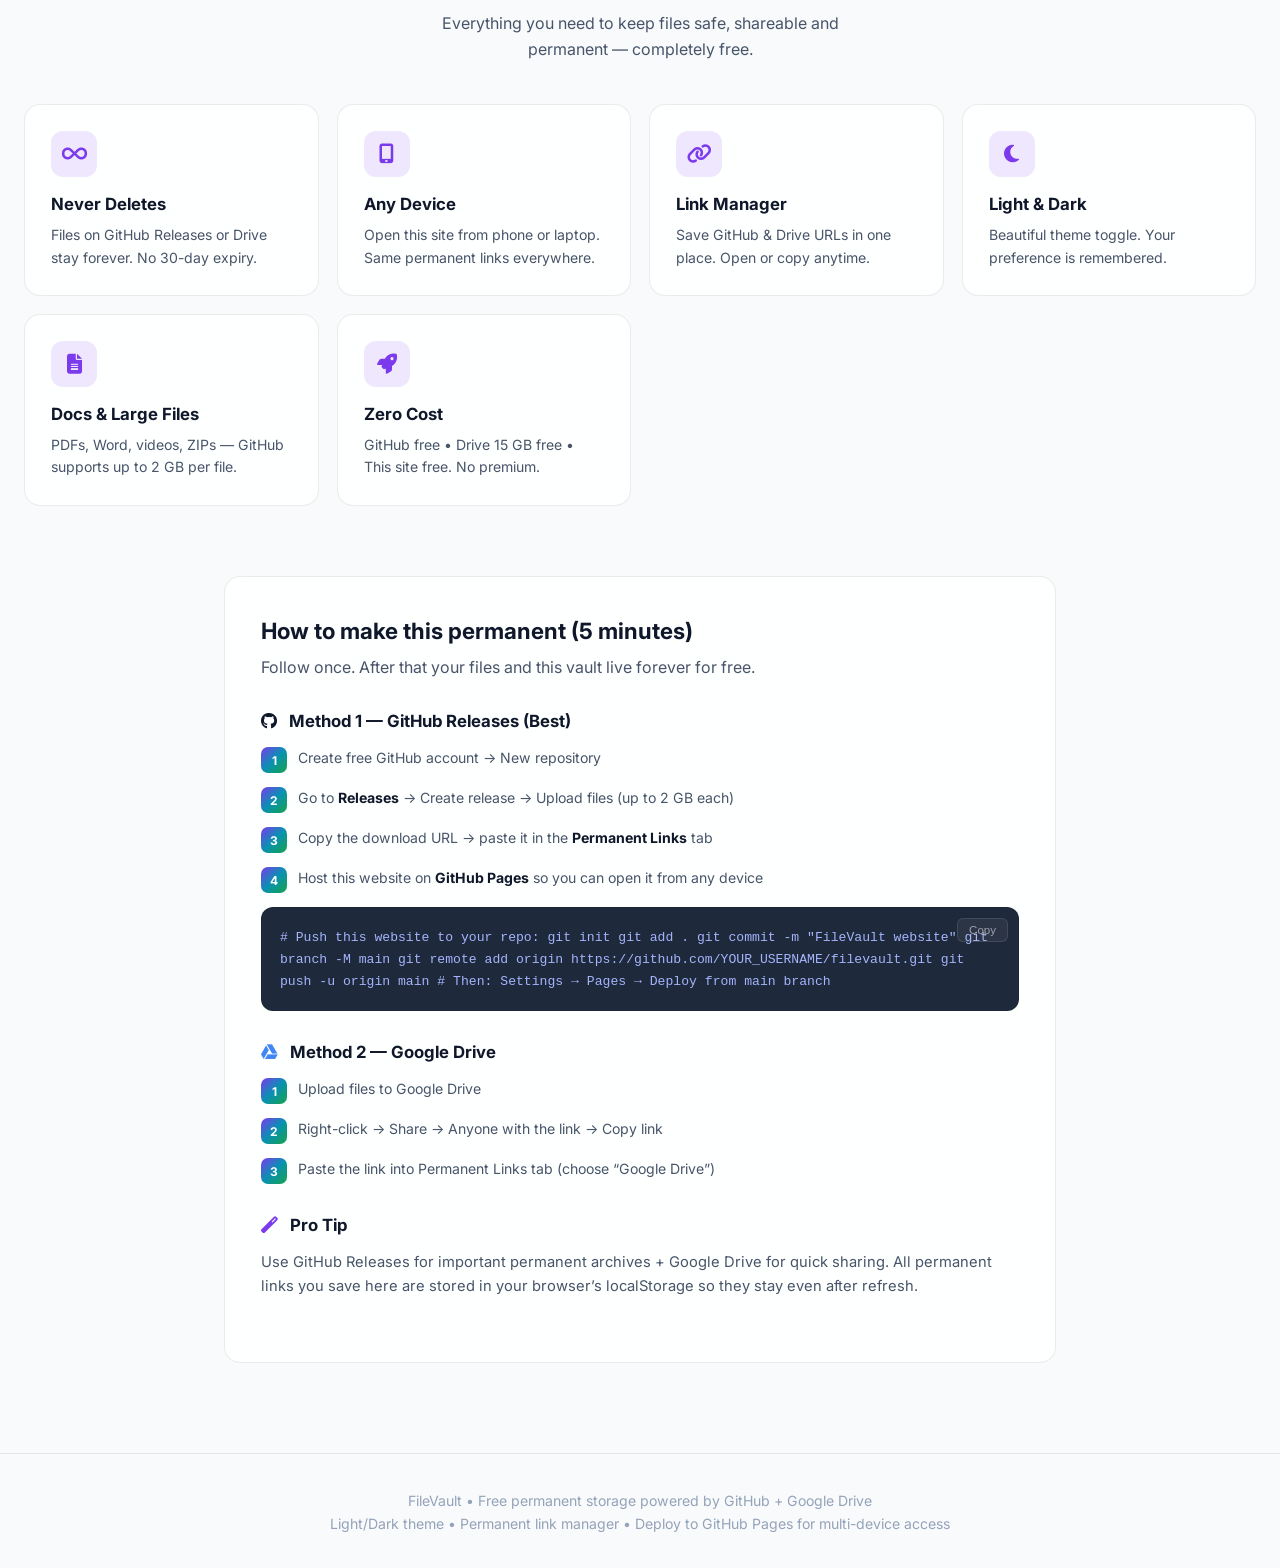
<file: FileVault-index.html>
<!DOCTYPE html>
<html lang="en" data-theme="dark">
<head>
  <meta charset="UTF-8" />
  <meta name="viewport" content="width=device-width, initial-scale=1.0" />
  <title>FileVault • Permanent Free Cloud</title>
  <meta name="description" content="Upload documents & large files for free. Powered by GitHub + Google Drive. Files never delete. Access from any device." />
  <link rel="preconnect" href="https://fonts.googleapis.com" />
  <link rel="preconnect" href="https://fonts.gstatic.com" crossorigin />
  <link href="https://fonts.googleapis.com/css2?family=Inter:wght@300;400;500;600;700;800&family=JetBrains+Mono:wght@400;500&display=swap" rel="stylesheet" />
  <link rel="stylesheet" href="https://cdnjs.cloudflare.com/ajax/libs/font-awesome/6.5.1/css/all.min.css" />
  <style>
    /* ========== THEME VARIABLES ========== */
    :root, [data-theme="dark"] {
      --bg-primary: #0a0a0f;
      --bg-secondary: #12121a;
      --bg-card: rgba(22, 22, 32, 0.75);
      --bg-glass: rgba(255, 255, 255, 0.04);
      --bg-input: rgba(255, 255, 255, 0.06);
      --border: rgba(255, 255, 255, 0.08);
      --border-hover: rgba(255, 255, 255, 0.16);
      --text-primary: #f4f4f5;
      --text-secondary: #a1a1aa;
      --text-muted: #71717a;
      --accent: #8b5cf6;
      --accent-2: #06b6d4;
      --accent-3: #22c55e;
      --accent-soft: rgba(139, 92, 246, 0.15);
      --accent-gradient: linear-gradient(135deg, #8b5cf6 0%, #06b6d4 50%, #22c55e 100%);
      --danger: #ef4444;
      --warning: #f59e0b;
      --nav-bg: rgba(10, 10, 15, 0.85);
      --mesh-1: rgba(139, 92, 246, 0.15);
      --mesh-2: rgba(6, 182, 212, 0.12);
      --shadow: 0 25px 50px -12px rgba(0, 0, 0, 0.5);
      --code-bg: #0d0d12;
      --toast-bg: #1a1a24;
      --radius: 16px;
      --radius-sm: 10px;
      --transition: all 0.3s cubic-bezier(0.4, 0, 0.2, 1);
    }

    [data-theme="light"] {
      --bg-primary: #f8fafc;
      --bg-secondary: #f1f5f9;
      --bg-card: rgba(255, 255, 255, 0.85);
      --bg-glass: rgba(0, 0, 0, 0.03);
      --bg-input: rgba(0, 0, 0, 0.04);
      --border: rgba(0, 0, 0, 0.08);
      --border-hover: rgba(0, 0, 0, 0.15);
      --text-primary: #0f172a;
      --text-secondary: #475569;
      --text-muted: #94a3b8;
      --accent: #7c3aed;
      --accent-2: #0891b2;
      --accent-3: #16a34a;
      --accent-soft: rgba(124, 58, 237, 0.12);
      --accent-gradient: linear-gradient(135deg, #7c3aed 0%, #0891b2 50%, #16a34a 100%);
      --danger: #dc2626;
      --warning: #d97706;
      --nav-bg: rgba(248, 250, 252, 0.9);
      --mesh-1: rgba(124, 58, 237, 0.1);
      --mesh-2: rgba(8, 145, 178, 0.08);
      --shadow: 0 25px 50px -12px rgba(0, 0, 0, 0.12);
      --code-bg: #1e293b;
      --toast-bg: #1e293b;
    }

    * {
      margin: 0;
      padding: 0;
      box-sizing: border-box;
    }

    html {
      scroll-behavior: smooth;
    }

    body {
      font-family: 'Inter', -apple-system, BlinkMacSystemFont, sans-serif;
      background: var(--bg-primary);
      color: var(--text-primary);
      min-height: 100vh;
      overflow-x: hidden;
      line-height: 1.6;
      transition: background 0.35s ease, color 0.35s ease;
    }

    /* Animated background */
    .bg-mesh {
      position: fixed;
      inset: 0;
      z-index: -1;
      overflow: hidden;
      pointer-events: none;
    }

    .bg-mesh::before {
      content: '';
      position: absolute;
      width: 600px;
      height: 600px;
      background: radial-gradient(circle, var(--mesh-1) 0%, transparent 70%);
      top: -200px;
      left: -100px;
      animation: float 20s ease-in-out infinite;
    }

    .bg-mesh::after {
      content: '';
      position: absolute;
      width: 500px;
      height: 500px;
      background: radial-gradient(circle, var(--mesh-2) 0%, transparent 70%);
      bottom: -150px;
      right: -100px;
      animation: float 25s ease-in-out infinite reverse;
    }

    @keyframes float {
      0%, 100% { transform: translate(0, 0) scale(1); }
      33% { transform: translate(30px, -30px) scale(1.05); }
      66% { transform: translate(-20px, 20px) scale(0.95); }
    }

    /* Navigation */
    nav {
      position: sticky;
      top: 0;
      z-index: 100;
      backdrop-filter: blur(20px);
      -webkit-backdrop-filter: blur(20px);
      background: var(--nav-bg);
      border-bottom: 1px solid var(--border);
      padding: 0 24px;
      transition: background 0.35s ease, border-color 0.35s ease;
    }

    .nav-inner {
      max-width: 1280px;
      margin: 0 auto;
      height: 70px;
      display: flex;
      align-items: center;
      justify-content: space-between;
    }

    .logo {
      display: flex;
      align-items: center;
      gap: 12px;
      font-weight: 700;
      font-size: 1.35rem;
      letter-spacing: -0.02em;
      text-decoration: none;
      color: var(--text-primary);
    }

    .logo-icon {
      width: 40px;
      height: 40px;
      background: var(--accent-gradient);
      border-radius: 12px;
      display: flex;
      align-items: center;
      justify-content: center;
      font-size: 1.1rem;
      color: white;
      box-shadow: 0 8px 20px rgba(139, 92, 246, 0.3);
    }

    .nav-links {
      display: flex;
      gap: 6px;
      align-items: center;
    }

    .nav-link {
      padding: 8px 14px;
      border-radius: 8px;
      color: var(--text-secondary);
      text-decoration: none;
      font-size: 0.9rem;
      font-weight: 500;
      transition: var(--transition);
    }

    .nav-link:hover {
      color: var(--text-primary);
      background: var(--bg-glass);
    }

    .btn {
      display: inline-flex;
      align-items: center;
      gap: 8px;
      padding: 10px 18px;
      border-radius: 12px;
      font-weight: 600;
      font-size: 0.9rem;
      border: none;
      cursor: pointer;
      transition: var(--transition);
      text-decoration: none;
      font-family: inherit;
    }

    .btn-primary {
      background: var(--accent-gradient);
      color: white;
      box-shadow: 0 4px 15px rgba(139, 92, 246, 0.35);
    }

    .btn-primary:hover {
      transform: translateY(-2px);
      box-shadow: 0 8px 25px rgba(139, 92, 246, 0.45);
    }

    .btn-ghost {
      background: transparent;
      color: var(--text-secondary);
      border: 1px solid var(--border);
    }

    .btn-ghost:hover {
      border-color: var(--border-hover);
      color: var(--text-primary);
      background: var(--bg-glass);
    }

    .btn-sm {
      padding: 8px 14px;
      font-size: 0.85rem;
      border-radius: 10px;
    }

    /* Theme Toggle */
    .theme-toggle {
      width: 42px;
      height: 42px;
      border-radius: 12px;
      border: 1px solid var(--border);
      background: var(--bg-glass);
      color: var(--text-secondary);
      cursor: pointer;
      display: flex;
      align-items: center;
      justify-content: center;
      font-size: 1.1rem;
      transition: var(--transition);
      position: relative;
      overflow: hidden;
    }

    .theme-toggle:hover {
      border-color: var(--border-hover);
      color: var(--text-primary);
      background: var(--accent-soft);
    }

    .theme-toggle .icon-sun,
    .theme-toggle .icon-moon {
      position: absolute;
      transition: transform 0.4s cubic-bezier(0.4, 0, 0.2, 1), opacity 0.3s ease;
    }

    [data-theme="dark"] .theme-toggle .icon-sun {
      transform: rotate(90deg) scale(0);
      opacity: 0;
    }

    [data-theme="dark"] .theme-toggle .icon-moon {
      transform: rotate(0) scale(1);
      opacity: 1;
    }

    [data-theme="light"] .theme-toggle .icon-sun {
      transform: rotate(0) scale(1);
      opacity: 1;
    }

    [data-theme="light"] .theme-toggle .icon-moon {
      transform: rotate(-90deg) scale(0);
      opacity: 0;
    }

    /* Hero */
    .hero {
      max-width: 1280px;
      margin: 0 auto;
      padding: 70px 24px 50px;
      text-align: center;
    }

    .badge {
      display: inline-flex;
      align-items: center;
      gap: 8px;
      padding: 6px 14px;
      background: var(--accent-soft);
      border: 1px solid rgba(139, 92, 246, 0.3);
      border-radius: 100px;
      font-size: 0.8rem;
      font-weight: 500;
      color: var(--accent);
      margin-bottom: 24px;
      animation: fadeInUp 0.6s ease;
    }

    [data-theme="light"] .badge {
      border-color: rgba(124, 58, 237, 0.25);
    }

    .badge i { color: var(--accent-3); }

    h1 {
      font-size: clamp(2.4rem, 5.5vw, 3.8rem);
      font-weight: 800;
      letter-spacing: -0.03em;
      line-height: 1.1;
      margin-bottom: 18px;
      animation: fadeInUp 0.6s ease 0.1s both;
    }

    h1 .gradient {
      background: var(--accent-gradient);
      -webkit-background-clip: text;
      -webkit-text-fill-color: transparent;
      background-clip: text;
    }

    .hero-sub {
      font-size: 1.15rem;
      color: var(--text-secondary);
      max-width: 600px;
      margin: 0 auto 36px;
      animation: fadeInUp 0.6s ease 0.2s both;
    }

    .hero-cta {
      display: flex;
      gap: 14px;
      justify-content: center;
      flex-wrap: wrap;
      animation: fadeInUp 0.6s ease 0.3s both;
    }

    .stats {
      display: flex;
      justify-content: center;
      gap: 40px;
      margin-top: 50px;
      flex-wrap: wrap;
      animation: fadeInUp 0.6s ease 0.4s both;
    }

    .stat { text-align: center; }

    .stat-value {
      font-size: 1.7rem;
      font-weight: 700;
      background: var(--accent-gradient);
      -webkit-background-clip: text;
      -webkit-text-fill-color: transparent;
    }

    .stat-label {
      font-size: 0.82rem;
      color: var(--text-muted);
      margin-top: 4px;
    }

    @keyframes fadeInUp {
      from { opacity: 0; transform: translateY(18px); }
      to { opacity: 1; transform: translateY(0); }
    }

    /* Main App */
    .app-section {
      max-width: 1280px;
      margin: 0 auto;
      padding: 0 24px 70px;
    }

    .app-grid {
      display: grid;
      grid-template-columns: 1fr 360px;
      gap: 22px;
    }

    @media (max-width: 1024px) {
      .app-grid { grid-template-columns: 1fr; }
    }

    .upload-card, .side-card {
      background: var(--bg-card);
      border: 1px solid var(--border);
      border-radius: var(--radius);
      padding: 28px;
      backdrop-filter: blur(14px);
      -webkit-backdrop-filter: blur(14px);
      transition: background 0.35s ease, border-color 0.35s ease;
    }

    .upload-zone {
      border: 2px dashed rgba(139, 92, 246, 0.35);
      border-radius: var(--radius);
      padding: 50px 32px;
      text-align: center;
      background: var(--accent-soft);
      transition: var(--transition);
      cursor: pointer;
      position: relative;
      overflow: hidden;
    }

    [data-theme="light"] .upload-zone {
      border-color: rgba(124, 58, 237, 0.3);
    }

    .upload-zone:hover,
    .upload-zone.dragover {
      border-color: var(--accent);
      background: rgba(139, 92, 246, 0.1);
      transform: scale(1.008);
    }

    .upload-icon {
      width: 68px;
      height: 68px;
      margin: 0 auto 18px;
      background: var(--accent-gradient);
      border-radius: 18px;
      display: flex;
      align-items: center;
      justify-content: center;
      font-size: 1.7rem;
      color: white;
      box-shadow: 0 12px 28px rgba(139, 92, 246, 0.3);
    }

    .upload-title {
      font-size: 1.2rem;
      font-weight: 600;
      margin-bottom: 6px;
    }

    .upload-desc {
      color: var(--text-secondary);
      font-size: 0.92rem;
      margin-bottom: 22px;
    }

    .upload-hint {
      font-size: 0.78rem;
      color: var(--text-muted);
      margin-top: 14px;
    }

    #fileInput { display: none; }

    .progress-bar {
      height: 4px;
      background: rgba(128, 128, 128, 0.15);
      border-radius: 2px;
      margin-top: 14px;
      overflow: hidden;
      display: none;
    }

    .progress-bar.active { display: block; }

    .progress-fill {
      height: 100%;
      background: var(--accent-gradient);
      width: 0%;
      transition: width 0.25s ease;
      border-radius: 2px;
    }

    /* Tabs for local files vs permanent links */
    .tabs {
      display: flex;
      gap: 6px;
      margin: 28px 0 18px;
      background: var(--bg-glass);
      padding: 5px;
      border-radius: 12px;
      border: 1px solid var(--border);
    }

    .tab-btn {
      flex: 1;
      padding: 10px 14px;
      border: none;
      background: transparent;
      color: var(--text-secondary);
      font-weight: 600;
      font-size: 0.88rem;
      border-radius: 9px;
      cursor: pointer;
      transition: var(--transition);
      font-family: inherit;
      display: flex;
      align-items: center;
      justify-content: center;
      gap: 8px;
    }

    .tab-btn:hover {
      color: var(--text-primary);
    }

    .tab-btn.active {
      background: var(--bg-card);
      color: var(--text-primary);
      box-shadow: 0 2px 8px rgba(0, 0, 0, 0.08);
      border: 1px solid var(--border);
    }

    .tab-panel { display: none; }
    .tab-panel.active { display: block; }

    .files-header {
      display: flex;
      justify-content: space-between;
      align-items: center;
      margin-bottom: 14px;
    }

    .files-header h2 {
      font-size: 1.05rem;
      font-weight: 600;
    }

    .file-count {
      background: var(--accent-soft);
      color: var(--accent);
      padding: 4px 11px;
      border-radius: 100px;
      font-size: 0.78rem;
      font-weight: 600;
    }

    .file-list {
      display: flex;
      flex-direction: column;
      gap: 10px;
      max-height: 380px;
      overflow-y: auto;
      padding-right: 4px;
    }

    .file-list::-webkit-scrollbar { width: 5px; }
    .file-list::-webkit-scrollbar-track { background: transparent; }
    .file-list::-webkit-scrollbar-thumb {
      background: rgba(128, 128, 128, 0.25);
      border-radius: 3px;
    }

    .file-item {
      display: flex;
      align-items: center;
      gap: 14px;
      padding: 12px 14px;
      background: var(--bg-glass);
      border: 1px solid var(--border);
      border-radius: var(--radius-sm);
      transition: var(--transition);
      animation: slideIn 0.3s ease;
    }

    @keyframes slideIn {
      from { opacity: 0; transform: translateX(-8px); }
      to { opacity: 1; transform: translateX(0); }
    }

    .file-item:hover {
      border-color: var(--border-hover);
      background: rgba(128, 128, 128, 0.06);
    }

    .file-icon {
      width: 42px;
      height: 42px;
      border-radius: 10px;
      display: flex;
      align-items: center;
      justify-content: center;
      font-size: 1.15rem;
      flex-shrink: 0;
    }

    .file-icon.pdf { background: rgba(239, 68, 68, 0.12); color: #f87171; }
    .file-icon.doc { background: rgba(59, 130, 246, 0.12); color: #60a5fa; }
    .file-icon.img { background: rgba(34, 197, 94, 0.12); color: #4ade80; }
    .file-icon.video { background: rgba(168, 85, 247, 0.12); color: #c084fc; }
    .file-icon.zip { background: rgba(245, 158, 11, 0.12); color: #fbbf24; }
    .file-icon.link { background: rgba(6, 182, 212, 0.12); color: #22d3ee; }
    .file-icon.other { background: rgba(161, 161, 170, 0.12); color: #a1a1aa; }

    .file-info { flex: 1; min-width: 0; }

    .file-name {
      font-weight: 500;
      font-size: 0.92rem;
      white-space: nowrap;
      overflow: hidden;
      text-overflow: ellipsis;
    }

    .file-meta {
      font-size: 0.78rem;
      color: var(--text-muted);
      margin-top: 2px;
      white-space: nowrap;
      overflow: hidden;
      text-overflow: ellipsis;
    }

    .file-actions {
      display: flex;
      gap: 6px;
    }

    .action-btn {
      width: 34px;
      height: 34px;
      border-radius: 8px;
      border: 1px solid var(--border);
      background: transparent;
      color: var(--text-secondary);
      cursor: pointer;
      display: flex;
      align-items: center;
      justify-content: center;
      transition: var(--transition);
      font-size: 0.85rem;
    }

    .action-btn:hover {
      background: var(--bg-glass);
      color: var(--text-primary);
      border-color: var(--border-hover);
    }

    .action-btn.download:hover {
      color: var(--accent-3);
      border-color: rgba(34, 197, 94, 0.4);
    }

    .action-btn.open:hover {
      color: var(--accent-2);
      border-color: rgba(6, 182, 212, 0.4);
    }

    .action-btn.delete:hover {
      color: var(--danger);
      border-color: rgba(239, 68, 68, 0.4);
    }

    .empty-state {
      text-align: center;
      padding: 36px 16px;
      color: var(--text-muted);
    }

    .empty-state i {
      font-size: 2.2rem;
      margin-bottom: 10px;
      opacity: 0.4;
    }

    /* Permanent Links Form */
    .link-form {
      display: flex;
      flex-direction: column;
      gap: 12px;
      margin-bottom: 20px;
      padding: 18px;
      background: var(--bg-glass);
      border: 1px solid var(--border);
      border-radius: var(--radius-sm);
    }

    .form-row {
      display: flex;
      gap: 10px;
    }

    @media (max-width: 600px) {
      .form-row { flex-direction: column; }
    }

    .form-group {
      flex: 1;
      display: flex;
      flex-direction: column;
      gap: 5px;
    }

    .form-group label {
      font-size: 0.78rem;
      font-weight: 600;
      color: var(--text-muted);
      text-transform: uppercase;
      letter-spacing: 0.03em;
    }

    .form-group input,
    .form-group select {
      padding: 11px 14px;
      border-radius: 10px;
      border: 1px solid var(--border);
      background: var(--bg-input);
      color: var(--text-primary);
      font-size: 0.9rem;
      font-family: inherit;
      transition: var(--transition);
      outline: none;
    }

    .form-group input:focus,
    .form-group select:focus {
      border-color: var(--accent);
      box-shadow: 0 0 0 3px var(--accent-soft);
    }

    .form-group input::placeholder {
      color: var(--text-muted);
    }

    .form-actions {
      display: flex;
      gap: 10px;
      margin-top: 4px;
    }

    /* Sidebar */
    .sidebar {
      display: flex;
      flex-direction: column;
      gap: 18px;
    }

    .side-card h3 {
      font-size: 0.98rem;
      font-weight: 600;
      margin-bottom: 14px;
      display: flex;
      align-items: center;
      gap: 9px;
    }

    .side-card h3 i { color: var(--accent); }

    .storage-item {
      display: flex;
      align-items: center;
      gap: 12px;
      padding: 11px;
      border-radius: 10px;
      background: var(--bg-glass);
      margin-bottom: 8px;
      border: 1px solid transparent;
      transition: var(--transition);
    }

    .storage-item:hover { border-color: var(--border); }

    .storage-icon {
      width: 38px;
      height: 38px;
      border-radius: 9px;
      display: flex;
      align-items: center;
      justify-content: center;
      font-size: 1.05rem;
    }

    .storage-icon.github { background: rgba(128, 128, 128, 0.12); color: var(--text-primary); }
    .storage-icon.gdrive { background: rgba(66, 133, 244, 0.12); color: #4285f4; }

    .storage-name { font-weight: 500; font-size: 0.88rem; }
    .storage-status { font-size: 0.72rem; color: var(--accent-3); }

    .guide-step {
      display: flex;
      gap: 11px;
      margin-bottom: 14px;
    }

    .step-num {
      width: 26px;
      height: 26px;
      border-radius: 7px;
      background: var(--accent-gradient);
      display: flex;
      align-items: center;
      justify-content: center;
      font-size: 0.75rem;
      font-weight: 700;
      color: white;
      flex-shrink: 0;
    }

    .step-text {
      font-size: 0.88rem;
      color: var(--text-secondary);
    }

    .step-text strong { color: var(--text-primary); }

    /* Features */
    .features {
      max-width: 1280px;
      margin: 0 auto;
      padding: 70px 24px;
    }

    .section-title {
      text-align: center;
      margin-bottom: 42px;
    }

    .section-title h2 {
      font-size: 1.9rem;
      font-weight: 700;
      margin-bottom: 10px;
    }

    .section-title p {
      color: var(--text-secondary);
      max-width: 480px;
      margin: 0 auto;
    }

    .features-grid {
      display: grid;
      grid-template-columns: repeat(auto-fit, minmax(270px, 1fr));
      gap: 18px;
    }

    .feature-card {
      background: var(--bg-card);
      border: 1px solid var(--border);
      border-radius: var(--radius);
      padding: 26px;
      transition: var(--transition);
      backdrop-filter: blur(12px);
    }

    .feature-card:hover {
      border-color: var(--border-hover);
      transform: translateY(-3px);
      box-shadow: var(--shadow);
    }

    .feature-icon {
      width: 46px;
      height: 46px;
      border-radius: 12px;
      background: var(--accent-soft);
      color: var(--accent);
      display: flex;
      align-items: center;
      justify-content: center;
      font-size: 1.25rem;
      margin-bottom: 14px;
    }

    .feature-card h3 {
      font-size: 1.05rem;
      margin-bottom: 6px;
    }

    .feature-card p {
      color: var(--text-secondary);
      font-size: 0.88rem;
    }

    /* Setup */
    .setup {
      max-width: 880px;
      margin: 0 auto;
      padding: 0 24px 90px;
    }

    .setup-card {
      background: var(--bg-card);
      border: 1px solid var(--border);
      border-radius: var(--radius);
      padding: 36px;
      backdrop-filter: blur(12px);
    }

    .setup-card h2 {
      font-size: 1.4rem;
      margin-bottom: 6px;
    }

    .setup-card > p {
      color: var(--text-secondary);
      margin-bottom: 28px;
    }

    .code-block {
      background: var(--code-bg);
      border: 1px solid var(--border);
      border-radius: 12px;
      padding: 18px;
      font-family: 'JetBrains Mono', monospace;
      font-size: 0.82rem;
      overflow-x: auto;
      margin: 14px 0;
      position: relative;
      color: #a5b4fc;
    }

    .copy-btn {
      position: absolute;
      top: 10px;
      right: 10px;
      padding: 5px 11px;
      font-size: 0.72rem;
      background: rgba(255, 255, 255, 0.06);
      border: 1px solid rgba(255, 255, 255, 0.1);
      border-radius: 6px;
      color: #a1a1aa;
      cursor: pointer;
      transition: var(--transition);
    }

    .copy-btn:hover {
      background: rgba(255, 255, 255, 0.12);
      color: white;
    }

    /* Footer */
    footer {
      border-top: 1px solid var(--border);
      padding: 36px 24px;
      text-align: center;
      color: var(--text-muted);
      font-size: 0.88rem;
    }

    /* Toast */
    .toast {
      position: fixed;
      bottom: 28px;
      right: 28px;
      background: var(--toast-bg);
      border: 1px solid var(--border);
      border-radius: 12px;
      padding: 14px 20px;
      display: flex;
      align-items: center;
      gap: 11px;
      box-shadow: var(--shadow);
      transform: translateY(100px);
      opacity: 0;
      transition: all 0.4s cubic-bezier(0.4, 0, 0.2, 1);
      z-index: 1000;
      color: #f4f4f5;
      max-width: 340px;
    }

    .toast.show {
      transform: translateY(0);
      opacity: 1;
    }

    .toast.success i { color: #22c55e; }
    .toast.error i { color: #ef4444; }

    /* Responsive */
    @media (max-width: 640px) {
      .hero { padding: 40px 16px 30px; }
      .stats { gap: 22px; }
      .nav-links .nav-link { display: none; }
      .upload-zone { padding: 36px 18px; }
      .setup-card { padding: 22px; }
      .form-actions { flex-direction: column; }
    }
  </style>
</head>
<body>
  <div class="bg-mesh"></div>

  <!-- Navigation -->
  <nav>
    <div class="nav-inner">
      <a href="#" class="logo">
        <div class="logo-icon"><i class="fas fa-cloud-upload-alt"></i></div>
        FileVault
      </a>
      <div class="nav-links">
        <a href="#app" class="nav-link">Vault</a>
        <a href="#features" class="nav-link">Features</a>
        <a href="#setup" class="nav-link">Setup</a>
        <button class="theme-toggle" id="themeToggle" title="Toggle light/dark mode" aria-label="Toggle theme">
          <i class="fas fa-sun icon-sun"></i>
          <i class="fas fa-moon icon-moon"></i>
        </button>
        <a href="https://github.com" target="_blank" rel="noopener" class="btn btn-ghost btn-sm">
          <i class="fab fa-github"></i> GitHub
        </a>
      </div>
    </div>
  </nav>

  <!-- Hero -->
  <section class="hero">
    <div class="badge">
      <i class="fas fa-check-circle"></i>
      100% Free • Files Never Delete • Multi-Device
    </div>
    <h1>
      Your Permanent<br />
      <span class="gradient">Cloud File Vault</span>
    </h1>
    <p class="hero-sub">
      Upload documents & large files for free.
      Powered by <strong>GitHub</strong> + <strong>Google Drive</strong>.
      Save permanent links. Access from any device. Forever.
    </p>
    <div class="hero-cta">
      <a href="#app" class="btn btn-primary">
        <i class="fas fa-upload"></i> Open Vault
      </a>
      <a href="#setup" class="btn btn-ghost">
        <i class="fas fa-book"></i> How it Works
      </a>
    </div>
    <div class="stats">
      <div class="stat">
        <div class="stat-value">∞</div>
        <div class="stat-label">Storage</div>
      </div>
      <div class="stat">
        <div class="stat-value">0$</div>
        <div class="stat-label">Forever Free</div>
      </div>
      <div class="stat">
        <div class="stat-value">100%</div>
        <div class="stat-label">Never Deleted</div>
      </div>
      <div class="stat">
        <div class="stat-value">Any</div>
        <div class="stat-label">Device</div>
      </div>
    </div>
  </section>

  <!-- Main App -->
  <section class="app-section" id="app">
    <div class="app-grid">
      <!-- Main Card -->
      <div class="upload-card">
        <!-- Upload Zone -->
        <div class="upload-zone" id="uploadZone">
          <div class="upload-icon">
            <i class="fas fa-cloud-upload-alt"></i>
          </div>
          <div class="upload-title">Drop files here or click to browse</div>
          <div class="upload-desc">
            Documents, PDFs, images, videos, ZIPs — prepare for GitHub / Drive
          </div>
          <button class="btn btn-primary" onclick="document.getElementById('fileInput').click()">
            <i class="fas fa-folder-open"></i> Choose Files
          </button>
          <div class="upload-hint">
            Local preview only • Paste permanent GitHub/Drive links below to keep them forever
          </div>
          <div class="progress-bar" id="progressBar">
            <div class="progress-fill" id="progressFill"></div>
          </div>
          <input type="file" id="fileInput" multiple />
        </div>

        <!-- Tabs -->
        <div class="tabs">
          <button class="tab-btn active" data-tab="local" onclick="switchTab('local')">
            <i class="fas fa-folder"></i> Local Files
          </button>
          <button class="tab-btn" data-tab="links" onclick="switchTab('links')">
            <i class="fas fa-link"></i> Permanent Links
          </button>
        </div>

        <!-- Local Files Panel -->
        <div class="tab-panel active" id="panel-local">
          <div class="files-header">
            <h2>Your Files</h2>
            <span class="file-count" id="fileCount">0 files</span>
          </div>
          <div class="file-list" id="fileList">
            <div class="empty-state" id="emptyState">
              <i class="fas fa-folder-open"></i>
              <p>No files yet. Upload something to preview!</p>
            </div>
          </div>
        </div>

        <!-- Permanent Links Panel -->
        <div class="tab-panel" id="panel-links">
          <div class="link-form">
            <div class="form-row">
              <div class="form-group" style="flex: 2;">
                <label>File Name</label>
                <input type="text" id="linkName" placeholder="e.g. Project Report.pdf" />
              </div>
              <div class="form-group">
                <label>Source</label>
                <select id="linkSource">
                  <option value="github">GitHub</option>
                  <option value="gdrive">Google Drive</option>
                  <option value="other">Other</option>
                </select>
              </div>
            </div>
            <div class="form-group">
              <label>Permanent Download URL</label>
              <input type="url" id="linkUrl" placeholder="https://github.com/.../releases/download/... or Drive link" />
            </div>
            <div class="form-group">
              <label>Notes (optional)</label>
              <input type="text" id="linkNotes" placeholder="Version, date, or short description" />
            </div>
            <div class="form-actions">
              <button class="btn btn-primary" onclick="addPermanentLink()">
                <i class="fas fa-plus"></i> Add Permanent Link
              </button>
              <button class="btn btn-ghost btn-sm" onclick="clearLinkForm()">
                Clear
              </button>
            </div>
          </div>

          <div class="files-header">
            <h2>Saved Permanent Links</h2>
            <span class="file-count" id="linkCount">0 links</span>
          </div>
          <div class="file-list" id="linkList">
            <div class="empty-state" id="linkEmpty">
              <i class="fas fa-link"></i>
              <p>No permanent links yet.<br />Paste a GitHub Release or Google Drive link above.</p>
            </div>
          </div>
        </div>
      </div>

      <!-- Sidebar -->
      <div class="sidebar">
        <div class="side-card">
          <h3><i class="fas fa-database"></i> Storage Backends</h3>
          <div class="storage-item">
            <div class="storage-icon github"><i class="fab fa-github"></i></div>
            <div>
              <div class="storage-name">GitHub Releases</div>
              <div class="storage-status">● Permanent • up to 2 GB</div>
            </div>
          </div>
          <div class="storage-item">
            <div class="storage-icon gdrive"><i class="fab fa-google-drive"></i></div>
            <div>
              <div class="storage-name">Google Drive</div>
              <div class="storage-status">● 15 GB free • Shareable</div>
            </div>
          </div>
        </div>

        <div class="side-card">
          <h3><i class="fas fa-bolt"></i> Quick Flow</h3>
          <div class="guide-step">
            <div class="step-num">1</div>
            <div class="step-text"><strong>Upload</strong> to GitHub Release or Drive</div>
          </div>
          <div class="guide-step">
            <div class="step-num">2</div>
            <div class="step-text"><strong>Copy</strong> the permanent download URL</div>
          </div>
          <div class="guide-step">
            <div class="step-num">3</div>
            <div class="step-text"><strong>Paste</strong> it in “Permanent Links” tab</div>
          </div>
          <div class="guide-step">
            <div class="step-num">4</div>
            <div class="step-text"><strong>Access</strong> from any device forever</div>
          </div>
        </div>

        <div class="side-card">
          <h3><i class="fas fa-shield-alt"></i> Why Permanent?</h3>
          <p style="font-size: 0.88rem; color: var(--text-secondary);">
            GitHub Releases never auto-delete. Google Drive shared links stay active as long as your account exists. Your link list is saved in this browser (and you can re-add on any device).
          </p>
        </div>
      </div>
    </div>
  </section>

  <!-- Features -->
  <section class="features" id="features">
    <div class="section-title">
      <h2>Built for real use</h2>
      <p>Everything you need to keep files safe, shareable and permanent — completely free.</p>
    </div>
    <div class="features-grid">
      <div class="feature-card">
        <div class="feature-icon"><i class="fas fa-infinity"></i></div>
        <h3>Never Deletes</h3>
        <p>Files on GitHub Releases or Drive stay forever. No 30-day expiry.</p>
      </div>
      <div class="feature-card">
        <div class="feature-icon"><i class="fas fa-mobile-alt"></i></div>
        <h3>Any Device</h3>
        <p>Open this site from phone or laptop. Same permanent links everywhere.</p>
      </div>
      <div class="feature-card">
        <div class="feature-icon"><i class="fas fa-link"></i></div>
        <h3>Link Manager</h3>
        <p>Save GitHub & Drive URLs in one place. Open or copy anytime.</p>
      </div>
      <div class="feature-card">
        <div class="feature-icon"><i class="fas fa-moon"></i></div>
        <h3>Light & Dark</h3>
        <p>Beautiful theme toggle. Your preference is remembered.</p>
      </div>
      <div class="feature-card">
        <div class="feature-icon"><i class="fas fa-file-alt"></i></div>
        <h3>Docs & Large Files</h3>
        <p>PDFs, Word, videos, ZIPs — GitHub supports up to 2 GB per file.</p>
      </div>
      <div class="feature-card">
        <div class="feature-icon"><i class="fas fa-rocket"></i></div>
        <h3>Zero Cost</h3>
        <p>GitHub free • Drive 15 GB free • This site free. No premium.</p>
      </div>
    </div>
  </section>

  <!-- Setup Guide -->
  <section class="setup" id="setup">
    <div class="setup-card">
      <h2>How to make this permanent (5 minutes)</h2>
      <p>Follow once. After that your files and this vault live forever for free.</p>

      <h3 style="margin: 24px 0 12px; font-size: 1.05rem;">
        <i class="fab fa-github" style="margin-right: 8px;"></i>
        Method 1 — GitHub Releases (Best)
      </h3>
      <div class="guide-step">
        <div class="step-num">1</div>
        <div class="step-text">Create free GitHub account → New repository</div>
      </div>
      <div class="guide-step">
        <div class="step-num">2</div>
        <div class="step-text">Go to <strong>Releases</strong> → Create release → Upload files (up to 2 GB each)</div>
      </div>
      <div class="guide-step">
        <div class="step-num">3</div>
        <div class="step-text">Copy the download URL → paste it in the <strong>Permanent Links</strong> tab</div>
      </div>
      <div class="guide-step">
        <div class="step-num">4</div>
        <div class="step-text">Host this website on <strong>GitHub Pages</strong> so you can open it from any device</div>
      </div>

      <div class="code-block">
        <button class="copy-btn" onclick="copyCode(this)">Copy</button>
        <code># Push this website to your repo:
git init
git add .
git commit -m "FileVault website"
git branch -M main
git remote add origin https://github.com/YOUR_USERNAME/filevault.git
git push -u origin main

# Then: Settings → Pages → Deploy from main branch</code>
      </div>

      <h3 style="margin: 28px 0 12px; font-size: 1.05rem;">
        <i class="fab fa-google-drive" style="color: #4285f4; margin-right: 8px;"></i>
        Method 2 — Google Drive
      </h3>
      <div class="guide-step">
        <div class="step-num">1</div>
        <div class="step-text">Upload files to Google Drive</div>
      </div>
      <div class="guide-step">
        <div class="step-num">2</div>
        <div class="step-text">Right-click → Share → Anyone with the link → Copy link</div>
      </div>
      <div class="guide-step">
        <div class="step-num">3</div>
        <div class="step-text">Paste the link into Permanent Links tab (choose “Google Drive”)</div>
      </div>

      <h3 style="margin: 28px 0 12px; font-size: 1.05rem;">
        <i class="fas fa-magic" style="color: var(--accent); margin-right: 8px;"></i>
        Pro Tip
      </h3>
      <p style="color: var(--text-secondary); font-size: 0.92rem;">
        Use GitHub Releases for important permanent archives + Google Drive for quick sharing.
        All permanent links you save here are stored in your browser’s localStorage so they stay even after refresh.
      </p>
    </div>
  </section>

  <footer>
    <p>
      FileVault • Free permanent storage powered by GitHub + Google Drive<br />
      Light/Dark theme • Permanent link manager • Deploy to GitHub Pages for multi-device access
    </p>
  </footer>

  <!-- Toast -->
  <div class="toast" id="toast">
    <i class="fas fa-check-circle"></i>
    <span id="toastMsg">Success</span>
  </div>

  <script>
    /* ========== THEME ========== */
    const html = document.documentElement;
    const themeToggle = document.getElementById('themeToggle');

    function getPreferredTheme() {
      const saved = localStorage.getItem('filevault_theme');
      if (saved) return saved;
      return window.matchMedia('(prefers-color-scheme: light)').matches ? 'light' : 'dark';
    }

    function setTheme(theme) {
      html.setAttribute('data-theme', theme);
      localStorage.setItem('filevault_theme', theme);
    }

    setTheme(getPreferredTheme());

    themeToggle.addEventListener('click', () => {
      const next = html.getAttribute('data-theme') === 'dark' ? 'light' : 'dark';
      setTheme(next);
    });

    /* ========== TABS ========== */
    function switchTab(tab) {
      document.querySelectorAll('.tab-btn').forEach(b => b.classList.toggle('active', b.dataset.tab === tab));
      document.querySelectorAll('.tab-panel').forEach(p => p.classList.toggle('active', p.id === 'panel-' + tab));
    }

    /* ========== LOCAL FILES ========== */
    const STORAGE_KEY = 'filevault_files';
    const LINKS_KEY = 'filevault_links';

    let files = JSON.parse(localStorage.getItem(STORAGE_KEY) || '[]');
    let permanentLinks = JSON.parse(localStorage.getItem(LINKS_KEY) || '[]');

    const uploadZone = document.getElementById('uploadZone');
    const fileInput = document.getElementById('fileInput');
    const fileList = document.getElementById('fileList');
    const emptyState = document.getElementById('emptyState');
    const fileCount = document.getElementById('fileCount');
    const progressBar = document.getElementById('progressBar');
    const progressFill = document.getElementById('progressFill');

    ['dragenter', 'dragover', 'dragleave', 'drop'].forEach(ev => {
      uploadZone.addEventListener(ev, e => { e.preventDefault(); e.stopPropagation(); });
    });
    ['dragenter', 'dragover'].forEach(ev => uploadZone.addEventListener(ev, () => uploadZone.classList.add('dragover')));
    ['dragleave', 'drop'].forEach(ev => uploadZone.addEventListener(ev, () => uploadZone.classList.remove('dragover')));

    uploadZone.addEventListener('drop', e => handleFiles(e.dataTransfer.files));
    uploadZone.addEventListener('click', e => {
      if (!e.target.closest('button')) fileInput.click();
    });
    fileInput.addEventListener('change', () => {
      handleFiles(fileInput.files);
      fileInput.value = '';
    });

    function handleFiles(list) {
      const arr = Array.from(list);
      if (!arr.length) return;

      progressBar.classList.add('active');
      let p = 0;
      const iv = setInterval(() => {
        p += 14;
        progressFill.style.width = Math.min(p, 100) + '%';
        if (p >= 100) {
          clearInterval(iv);
          setTimeout(() => {
            progressBar.classList.remove('active');
            progressFill.style.width = '0%';
          }, 350);
        }
      }, 70);

      arr.forEach(file => {
        files.unshift({
          id: Date.now() + Math.random().toString(36).slice(2),
          name: file.name,
          size: formatSize(file.size),
          type: getFileType(file.name),
          date: new Date().toLocaleDateString('en-US', { month: 'short', day: 'numeric', year: 'numeric' }),
          url: URL.createObjectURL(file)
        });
      });

      saveFiles();
      renderFiles();
      showToast(arr.length + ' file(s) added', 'success');
    }

    function getFileType(name) {
      const ext = (name.split('.').pop() || '').toLowerCase();
      if (['pdf'].includes(ext)) return 'pdf';
      if (['doc', 'docx', 'txt', 'md', 'rtf', 'odt'].includes(ext)) return 'doc';
      if (['jpg', 'jpeg', 'png', 'gif', 'webp', 'svg', 'bmp'].includes(ext)) return 'img';
      if (['mp4', 'mov', 'avi', 'mkv', 'webm'].includes(ext)) return 'video';
      if (['zip', 'rar', '7z', 'tar', 'gz'].includes(ext)) return 'zip';
      return 'other';
    }

    function formatSize(bytes) {
      if (bytes < 1024) return bytes + ' B';
      if (bytes < 1048576) return (bytes / 1024).toFixed(1) + ' KB';
      if (bytes < 1073741824) return (bytes / 1048576).toFixed(1) + ' MB';
      return (bytes / 1073741824).toFixed(2) + ' GB';
    }

    function getIcon(type) {
      return {
        pdf: 'fa-file-pdf',
        doc: 'fa-file-word',
        img: 'fa-file-image',
        video: 'fa-file-video',
        zip: 'fa-file-archive',
        link: 'fa-link',
        other: 'fa-file'
      }[type] || 'fa-file';
    }

    function renderFiles() {
      fileCount.textContent = files.length + (files.length === 1 ? ' file' : ' files');
      if (files.length === 0) {
        fileList.innerHTML = '';
        emptyState.style.display = 'block';
        fileList.appendChild(emptyState);
        return;
      }
      emptyState.style.display = 'none';
      fileList.innerHTML = files.map(f => `
        <div class="file-item">
          <div class="file-icon ${f.type}"><i class="fas ${getIcon(f.type)}"></i></div>
          <div class="file-info">
            <div class="file-name" title="${escapeHtml(f.name)}">${escapeHtml(f.name)}</div>
            <div class="file-meta">${f.size} • ${f.date}</div>
          </div>
          <div class="file-actions">
            <button class="action-btn download" title="Download" onclick="downloadFile('${f.id}')"><i class="fas fa-download"></i></button>
            <button class="action-btn" title="Copy name" onclick="copyText('${escapeHtml(f.name)}')"><i class="fas fa-copy"></i></button>
            <button class="action-btn delete" title="Remove" onclick="removeFile('${f.id}')"><i class="fas fa-trash"></i></button>
          </div>
        </div>
      `).join('');
    }

    function downloadFile(id) {
      const f = files.find(x => x.id === id);
      if (!f) return;
      const a = document.createElement('a');
      a.href = f.url;
      a.download = f.name;
      a.click();
      showToast('Download started', 'success');
    }

    function removeFile(id) {
      files = files.filter(f => f.id !== id);
      saveFiles();
      renderFiles();
      showToast('File removed', 'success');
    }

    function saveFiles() {
      const meta = files.map(({ id, name, size, type, date }) => ({ id, name, size, type, date }));
      localStorage.setItem(STORAGE_KEY, JSON.stringify(meta));
    }

    /* ========== PERMANENT LINKS ========== */
    function addPermanentLink() {
      const name = document.getElementById('linkName').value.trim();
      const url = document.getElementById('linkUrl').value.trim();
      const source = document.getElementById('linkSource').value;
      const notes = document.getElementById('linkNotes').value.trim();

      if (!name) {
        showToast('Please enter a file name', 'error');
        return;
      }
      if (!url || !isValidUrl(url)) {
        showToast('Please enter a valid URL', 'error');
        return;
      }

      permanentLinks.unshift({
        id: Date.now() + Math.random().toString(36).slice(2),
        name,
        url,
        source,
        notes,
        date: new Date().toLocaleDateString('en-US', { month: 'short', day: 'numeric', year: 'numeric' })
      });

      saveLinks();
      renderLinks();
      clearLinkForm();
      showToast('Permanent link saved!', 'success');
    }

    function isValidUrl(str) {
      try {
        const u = new URL(str);
        return u.protocol === 'http:' || u.protocol === 'https:';
      } catch {
        return false;
      }
    }

    function clearLinkForm() {
      document.getElementById('linkName').value = '';
      document.getElementById('linkUrl').value = '';
      document.getElementById('linkNotes').value = '';
      document.getElementById('linkSource').value = 'github';
    }

    function renderLinks() {
      const linkCount = document.getElementById('linkCount');
      const linkList = document.getElementById('linkList');
      const linkEmpty = document.getElementById('linkEmpty');

      linkCount.textContent = permanentLinks.length + (permanentLinks.length === 1 ? ' link' : ' links');

      if (permanentLinks.length === 0) {
        linkList.innerHTML = '';
        linkEmpty.style.display = 'block';
        linkList.appendChild(linkEmpty);
        return;
      }

      linkEmpty.style.display = 'none';
      linkList.innerHTML = permanentLinks.map(l => {
        const sourceLabel = l.source === 'github' ? 'GitHub' : l.source === 'gdrive' ? 'Google Drive' : 'Other';
        const sourceIcon = l.source === 'github' ? 'fab fa-github' : l.source === 'gdrive' ? 'fab fa-google-drive' : 'fas fa-globe';
        return `
          <div class="file-item">
            <div class="file-icon link"><i class="${sourceIcon}"></i></div>
            <div class="file-info">
              <div class="file-name" title="${escapeHtml(l.name)}">${escapeHtml(l.name)}</div>
              <div class="file-meta">${sourceLabel} • ${l.date}${l.notes ? ' • ' + escapeHtml(l.notes) : ''}</div>
            </div>
            <div class="file-actions">
              <button class="action-btn open" title="Open link" onclick="openLink('${escapeHtml(l.url)}')"><i class="fas fa-external-link-alt"></i></button>
              <button class="action-btn" title="Copy URL" onclick="copyText('${escapeHtml(l.url)}')"><i class="fas fa-copy"></i></button>
              <button class="action-btn delete" title="Remove" onclick="removeLink('${l.id}')"><i class="fas fa-trash"></i></button>
            </div>
          </div>
        `;
      }).join('');
    }

    function openLink(url) {
      window.open(url, '_blank', 'noopener');
    }

    function removeLink(id) {
      permanentLinks = permanentLinks.filter(l => l.id !== id);
      saveLinks();
      renderLinks();
      showToast('Link removed', 'success');
    }

    function saveLinks() {
      localStorage.setItem(LINKS_KEY, JSON.stringify(permanentLinks));
    }

    /* ========== UTILS ========== */
    function escapeHtml(str) {
      return String(str)
        .replace(/&/g, '&amp;')
        .replace(/</g, '&lt;')
        .replace(/>/g, '&gt;')
        .replace(/"/g, '&quot;')
        .replace(/'/g, '&#39;');
    }

    function copyText(text) {
      navigator.clipboard.writeText(text).then(() => showToast('Copied!', 'success'));
    }

    function showToast(msg, type = 'success') {
      const toast = document.getElementById('toast');
      const toastMsg = document.getElementById('toastMsg');
      toastMsg.textContent = msg;
      toast.className = 'toast ' + type + ' show';
      const icon = toast.querySelector('i');
      icon.className = type === 'success' ? 'fas fa-check-circle' : 'fas fa-exclamation-circle';
      setTimeout(() => toast.classList.remove('show'), 2800);
    }

    function copyCode(btn) {
      const code = btn.parentElement.querySelector('code').textContent;
      navigator.clipboard.writeText(code).then(() => {
        btn.textContent = 'Copied!';
        setTimeout(() => btn.textContent = 'Copy', 1800);
      });
    }

    /* Init */
    renderFiles();
    renderLinks();

    document.querySelectorAll('a[href^="#"]').forEach(a => {
      a.addEventListener('click', e => {
        e.preventDefault();
        const t = document.querySelector(a.getAttribute('href'));
        if (t) t.scrollIntoView({ behavior: 'smooth' });
      });
    });
  </script>
</body>
</html>
</file>
